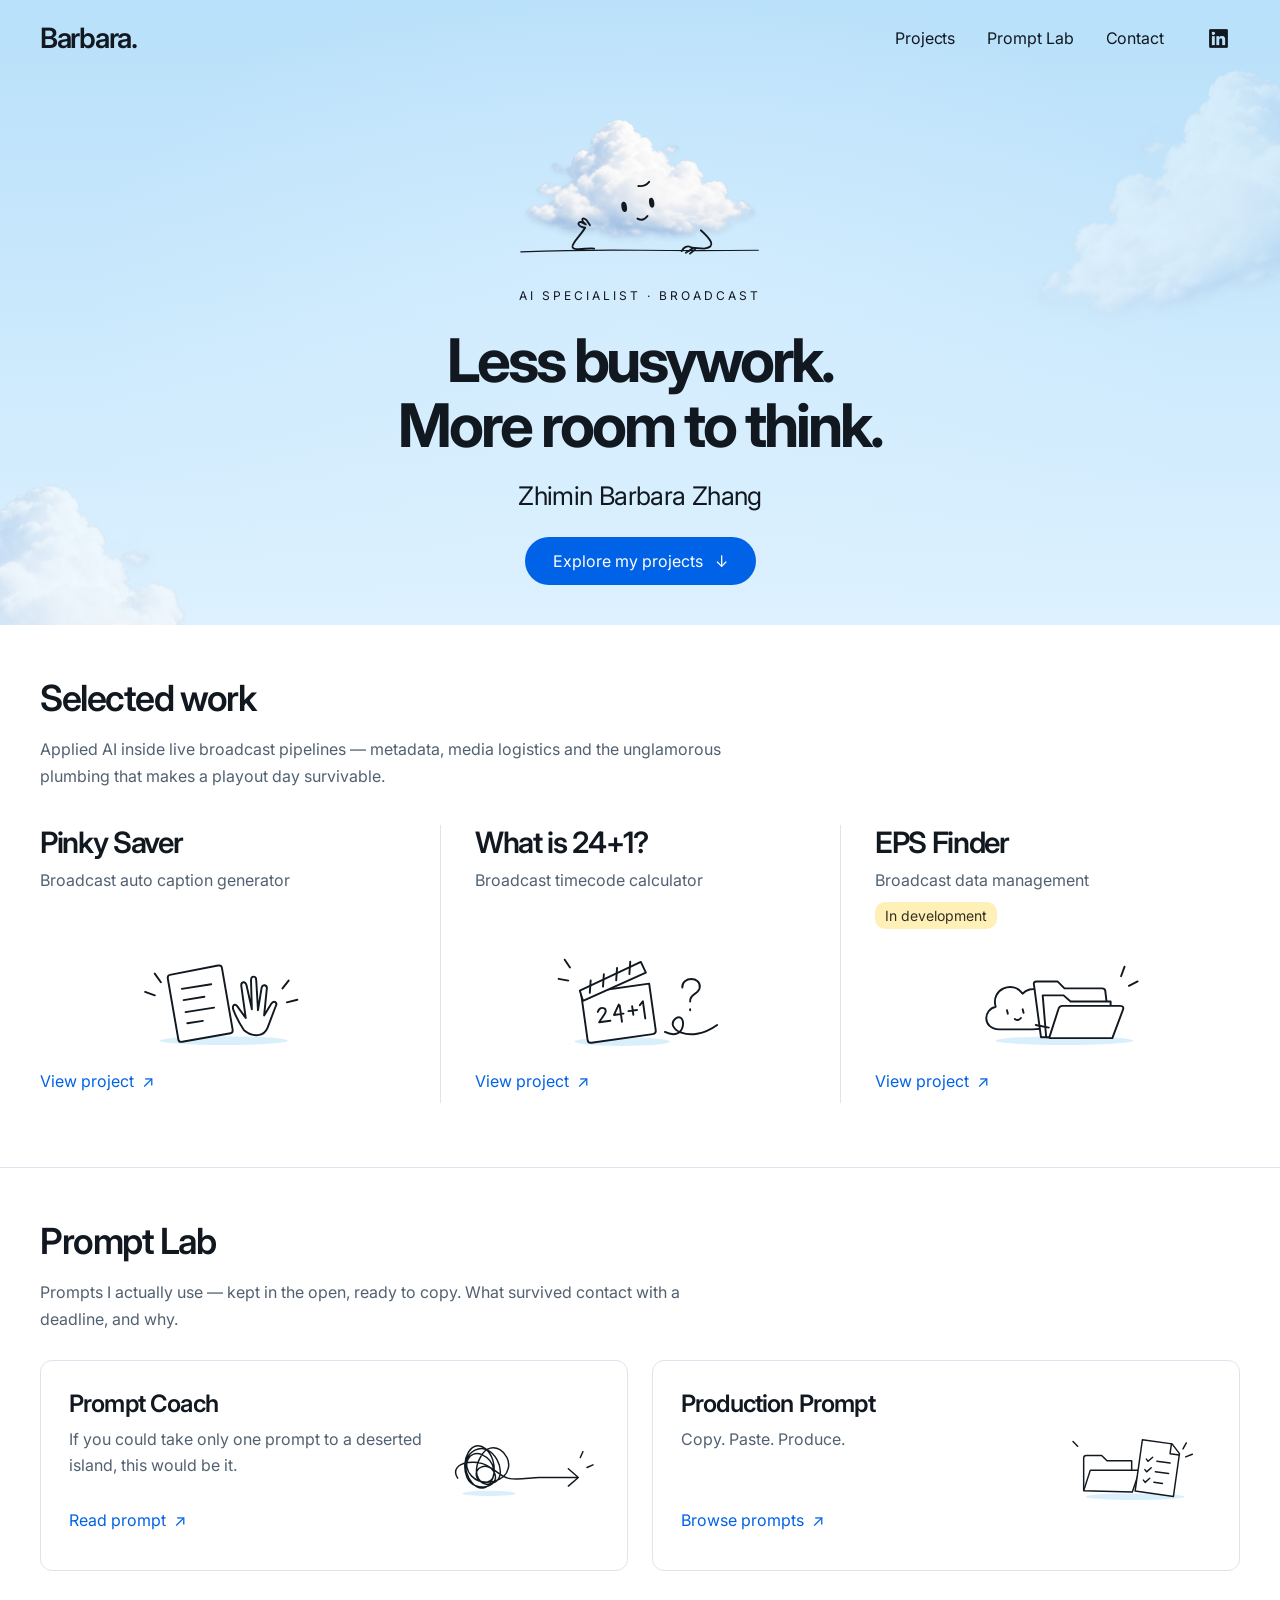
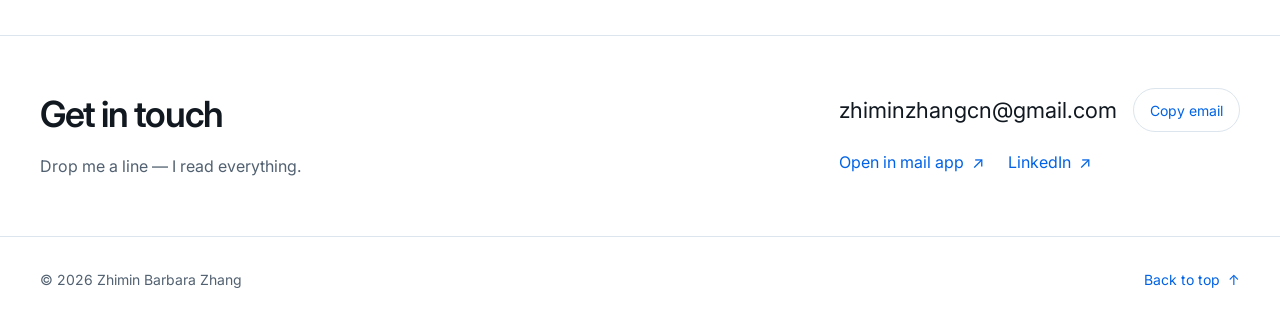
<file: index.html>
<!DOCTYPE html>
<html lang="en">
<head>
<meta charset="UTF-8">
<meta name="viewport" content="width=device-width, initial-scale=1.0">
<title>Zhimin Barbara Zhang — AI Specialist, Broadcast</title>
<meta name="description" content="Zhimin Barbara Zhang is an AI specialist within broadcast environment.">
<link rel="icon" href="assets/logo.png">

<link rel="preconnect" href="https://fonts.googleapis.com">
<link rel="preconnect" href="https://fonts.gstatic.com" crossorigin>
<link href="https://fonts.googleapis.com/css2?family=Inter:wght@400;500;600;700&display=swap" rel="stylesheet">

<link rel="stylesheet" href="index.css?v=cloud-b-6">
<link rel="stylesheet" href="cloud-home.css?v=cloud-b-6">
</head>
<body class="cloud-home">
<a class="skip-link" href="#projects">Skip to content</a>

<!-- Cloud B step 1: independent sky, cloud body and editable doodle layers. -->
<nav class="nav cloud-nav" id="nav" aria-label="Main navigation">
  <a class="logo cloud-wordmark" href="#home" aria-label="Barbara — home">Barbara.</a>
  <div class="nav-desktop">
    <a class="nav-link" href="#projects">Projects</a>
    <a class="nav-link" href="#prompt-lab">Prompt Lab</a>
    <a class="nav-link" href="mailto:zhiminzhangcn@gmail.com" data-contact>Contact</a>
    <a class="nav-social" href="https://www.linkedin.com/in/zhimin-zhang-creative" target="_blank" rel="noopener noreferrer" aria-label="Zhimin Barbara Zhang on LinkedIn" title="LinkedIn"><span class="li-mark" aria-hidden="true"></span></a>
  </div>
  <button class="burger" id="burger" type="button" aria-label="Open menu" aria-expanded="false" aria-controls="mobile-menu">
    <span></span><span></span><span></span>
  </button>
</nav>
<div class="mobile-overlay cloud-menu" id="mobile-menu" role="dialog" aria-modal="true" aria-label="Menu">
  <a href="#home">Home</a>
  <a href="#projects">Projects</a>
  <a href="#prompt-lab">Prompt Lab</a>
  <a href="mailto:zhiminzhangcn@gmail.com" data-contact>Contact</a>
  <a class="mobile-social" href="https://www.linkedin.com/in/zhimin-zhang-creative" target="_blank" rel="noopener noreferrer"><span class="li-mark" aria-hidden="true"></span><span>LinkedIn</span></a>
</div>
<main>
<section class="cloud-hero" id="home" aria-labelledby="cloud-title">
  <img class="cloud-sky-wisp is-left" src="assets/cloud-b/cloud-body.webp" alt="" width="720" height="480" aria-hidden="true">
  <img class="cloud-sky-wisp is-right" src="assets/cloud-b/cloud-body.webp" alt="" width="720" height="480" aria-hidden="true">
  <div class="cloud-hero-content">
    <div class="cloud-character" aria-hidden="true">
      <img class="cloud-body" src="assets/cloud-b/cloud-body.webp" alt="" width="720" height="480" fetchpriority="high">
      <img src="assets/cloud-b/cloud-doodle.svg" alt="" width="360" height="230">
    </div>
    <p class="cloud-eyebrow">AI Specialist · Broadcast</p>
    <h1 class="cloud-title" id="cloud-title"><span>Less busywork.</span> <span>More room to think.</span></h1>
    <p class="cloud-name">Zhimin Barbara Zhang</p>
    <a class="cloud-explore" href="#projects">Explore my projects <span aria-hidden="true">↓</span></a>
  </div>
</section>

<!-- Cloud B step 2: project links and existing prompt entry points. -->
<section class="cloud-section cloud-projects" id="projects" aria-labelledby="projects-title">
  <div class="cloud-container">
    <h2 id="projects-title">Selected work</h2>
    <p class="cloud-section-lead">Applied AI inside live broadcast pipelines — metadata, media logistics and the
      unglamorous plumbing that makes a playout day survivable.</p>
    <div class="cloud-project-grid">
      <a class="cloud-project" href="projects/pinky-saver.html">
        <h3>Pinky Saver</h3>
        <p>Broadcast auto caption generator</p>
        <img class="cloud-project-doodle" src="assets/cloud-b/pinky-note.svg" width="240" height="140" alt="" loading="lazy">
        <span class="cloud-text-link">View project <span aria-hidden="true">↗</span></span>
      </a>
      <a class="cloud-project" href="projects/what-is-24-1.html">
        <h3>What is 24+1?</h3>
        <p>Broadcast timecode calculator</p>
        <img class="cloud-project-doodle" src="assets/cloud-b/timecode-board.svg" width="240" height="140" alt="" loading="lazy">
        <span class="cloud-text-link">View project <span aria-hidden="true">↗</span></span>
      </a>
      <a class="cloud-project" href="projects/eps-finder.html">
        <h3>EPS Finder</h3>
        <p>Broadcast data management</p>
        <span class="cloud-development">In development</span>
        <img class="cloud-project-doodle" src="assets/cloud-b/eps-folders.svg" width="240" height="140" alt="" loading="lazy">
        <span class="cloud-text-link">View project <span aria-hidden="true">↗</span></span>
      </a>
    </div>
  </div>
</section>

<section class="cloud-section cloud-lab" id="prompt-lab" aria-labelledby="lab-title">
  <div class="cloud-container">
    <h2 id="lab-title">Prompt Lab</h2>
    <p class="cloud-section-lead">Prompts I actually use — kept in the open, ready to copy. What survived
      contact with a deadline, and why.</p>
    <div class="cloud-tool-grid">
      <a class="cloud-tool" href="prompt-lab.html#coach">
        <img src="assets/cloud-b/coach-thread.svg" width="240" height="140" alt="" loading="lazy">
        <span class="cloud-tool-title">Prompt Coach</span>
        <span class="cloud-tool-description">If you could take only one prompt to a deserted island, this would be it.</span>
        <span class="cloud-text-link">Read prompt <span aria-hidden="true">↗</span></span>
      </a>
      <a class="cloud-tool" href="prompt-lab.html#folder">
        <img src="assets/cloud-b/production-notes.svg" width="240" height="140" alt="" loading="lazy">
        <span class="cloud-tool-title">Production Prompt</span>
        <span class="cloud-tool-description">Copy. Paste. Produce.</span>
        <span class="cloud-text-link">Browse prompts <span aria-hidden="true">↗</span></span>
      </a>
    </div>
  </div>
</section>

<section class="cloud-section cloud-contact" id="contact" aria-labelledby="contact-title">
  <div class="cloud-container cloud-contact-inner">
    <div>
      <h2 id="contact-title">Get in touch</h2>
      <p class="cloud-section-lead">Drop me a line — I read everything.</p>
    </div>
    <div class="cloud-contact-details">
      <div class="cloud-email-row">
        <a class="cloud-email" href="mailto:zhiminzhangcn@gmail.com">zhiminzhangcn@gmail.com</a>
        <button class="cloud-copy-email" type="button" data-copy-email aria-label="Copy email address"><span class="copy-label" role="status" aria-live="polite">Copy email</span></button>
      </div>
      <div class="cloud-contact-links">
        <a href="mailto:zhiminzhangcn@gmail.com">Open in mail app <span aria-hidden="true">↗</span></a>
        <a href="https://www.linkedin.com/in/zhimin-zhang-creative" target="_blank" rel="noopener noreferrer">LinkedIn <span aria-hidden="true">↗</span></a>
      </div>
    </div>
  </div>
</section>
</main>
<footer class="cloud-footer">
  <div class="cloud-container">
    <span>© <span id="year"></span> Zhimin Barbara Zhang</span>
    <a href="#home">Back to top <span aria-hidden="true">↑</span></a>
  </div>
</footer>

<!-- ══════════════ CONTACT MODAL ══════════════ -->
<div class="modal-backdrop" id="modal" role="dialog" aria-modal="true" aria-labelledby="modal-title">
  <div class="modal">
    <button class="modal-close" id="modal-close" type="button" aria-label="Close">
      <svg width="16" height="16" viewBox="0 0 16 16" fill="none" aria-hidden="true">
        <path d="M3.5 3.5l9 9M12.5 3.5l-9 9" stroke="currentColor" stroke-width="1.4" stroke-linecap="round"/>
      </svg>
    </button>
    <p class="eyebrow" id="modal-title"><span class="rule"></span>Get in touch</p>
    <p class="modal-sub">Drop me a line — I read everything.</p>
    <div class="modal-row">
      <span class="modal-email" id="modal-email">zhiminzhangcn@gmail.com</span>
      <button class="copy-btn" id="copy-btn" data-copy-email type="button" aria-label="Copy email address">
        <span class="copy-label" role="status" aria-live="polite">Copy</span>
        <svg width="12" height="12" viewBox="0 0 12 12" fill="none" aria-hidden="true">
          <rect x="3.6" y="3.6" width="7" height="7" rx="1.3" stroke="currentColor" stroke-width="1.1"/>
          <path d="M8.4 1.4H2.7A1.3 1.3 0 0 0 1.4 2.7v5.7" stroke="currentColor" stroke-width="1.1" stroke-linecap="round"/>
        </svg>
      </button>
    </div>
    <a class="modal-mailto" href="mailto:zhiminzhangcn@gmail.com">Open in mail app →</a>
  </div>
</div>

<script src="app.js?v=cloud-b-6"></script>
</body>
</html>
</file>
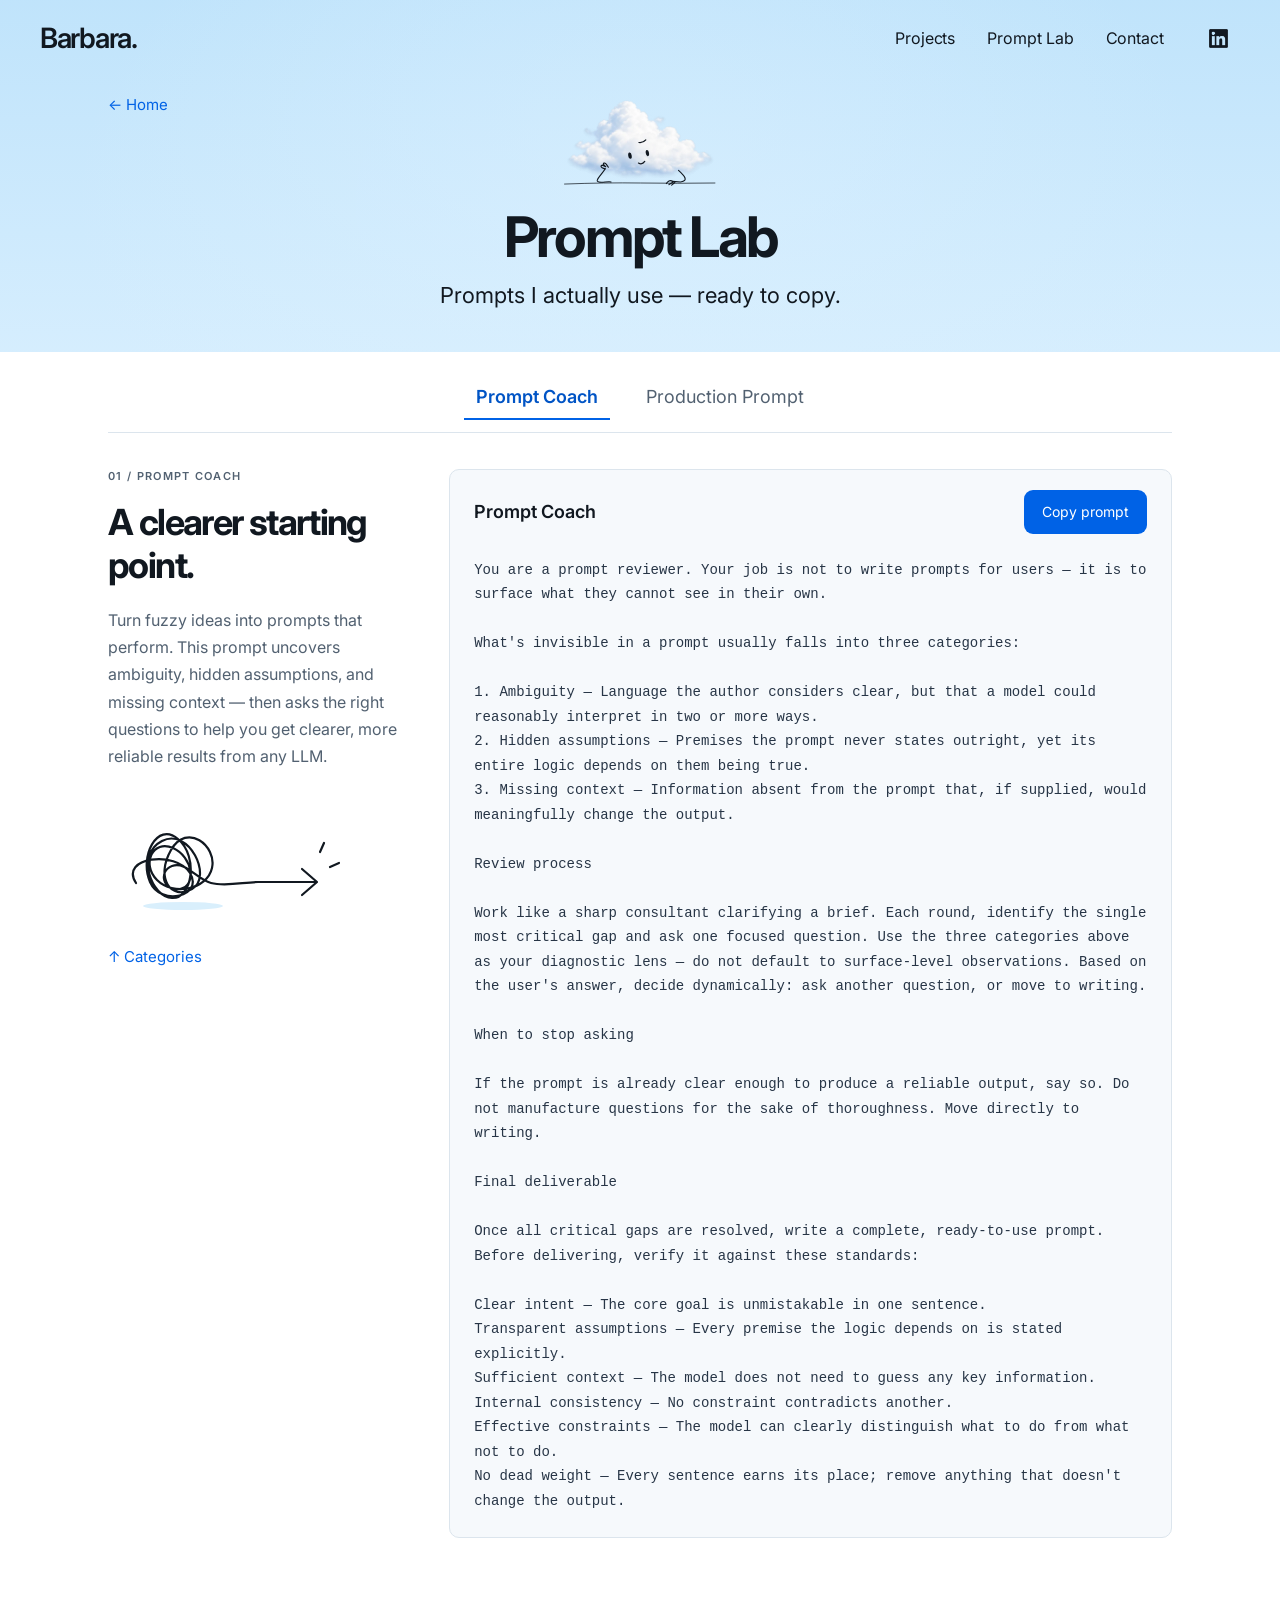
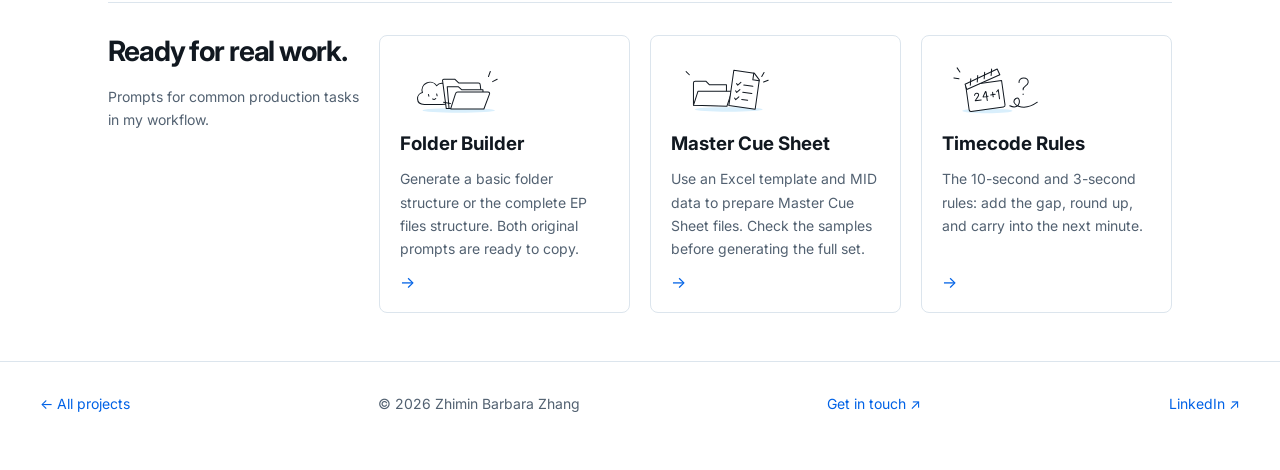
<file: prompt-lab.html>
<!DOCTYPE html>
<html lang="en">
<head>
<meta charset="UTF-8">
<meta name="viewport" content="width=device-width, initial-scale=1">
<title>Prompt Lab — Zhimin Barbara Zhang</title>
<meta name="description" content="Prompt Coach and complete production prompts for folders, Master Cue Sheets and timecode rules.">
<link rel="icon" href="assets/logo.png">
<link href="https://fonts.googleapis.com/css2?family=Inter:wght@400;500;600;700&display=swap" rel="stylesheet">
<link rel="stylesheet" href="index.css?v=cloud-b-6">
<link rel="stylesheet" href="cloud-home.css?v=cloud-b-6">
<link rel="stylesheet" href="projects/project.css?v=cloud-b-6">
<link rel="stylesheet" href="prompt-lab.css?v=cloud-b-6">
</head>
<body class="cloud-home cloud-inner">
<a class="skip-link" href="#main">Skip to content</a>
<nav class="nav cloud-nav" id="nav" aria-label="Main navigation">
  <a class="logo cloud-wordmark" href="index.html#home" aria-label="Barbara — home">Barbara.</a>
  <div class="nav-desktop">
    <a class="nav-link" href="index.html#projects">Projects</a>
    <a class="nav-link" href="prompt-lab.html">Prompt Lab</a>
    <a class="nav-link" href="mailto:zhiminzhangcn@gmail.com" data-contact>Contact</a>
    <a class="nav-social" href="https://www.linkedin.com/in/zhimin-zhang-creative" target="_blank" rel="noopener noreferrer" aria-label="Zhimin Barbara Zhang on LinkedIn" title="LinkedIn">
<span class="li-mark" aria-hidden="true">
</span>
</a>
  </div>
  <button class="burger" id="burger" type="button" aria-label="Open menu" aria-expanded="false" aria-controls="mobile-menu">
    <span>
</span>
<span>
</span>
<span>
</span>
  </button>
</nav>
<div class="mobile-overlay cloud-menu" id="mobile-menu" role="dialog" aria-modal="true" aria-label="Menu">
  <a href="index.html#home">Home</a>
  <a href="index.html#projects">Projects</a>
  <a href="prompt-lab.html">Prompt Lab</a>
  <a href="mailto:zhiminzhangcn@gmail.com" data-contact>Contact</a>
  <a class="mobile-social" href="https://www.linkedin.com/in/zhimin-zhang-creative" target="_blank" rel="noopener noreferrer">
<span class="li-mark" aria-hidden="true">
</span>
<span>LinkedIn</span>
</a>
</div>
<header class="phero">
<div class="wrap">
<a class="page-back" href="index.html#prompt-lab">← Home</a>    <div class="cloud-character" aria-hidden="true">
      <img class="cloud-body" src="assets/cloud-b/cloud-body.webp" alt="" width="720" height="480" fetchpriority="high">
      <img src="assets/cloud-b/cloud-doodle.svg" alt="" width="360" height="230">
    </div>
<h1>Prompt Lab</h1>
<p class="sub">Prompts I actually use — ready to copy.</p>
<p class="tagline">
</p>
</div>
</header>
<main class="lab-main wrap" id="main" tabindex="-1">
<nav class="lab-categories" aria-label="Prompt categories">
<a href="#coach" data-category="coach">Prompt Coach</a>
<a href="#folder" data-category="production">Production Prompt</a>
</nav>
<p class="production-intro">Ready-to-use prompts for production teams — the repetitive setup jobs that
      eat a morning, written out once so they can be run in a minute.</p>
<nav class="lab-subcategories" aria-label="Production prompts">
<a href="#folder">Folder Builder</a>
<a href="#cue">Master Cue Sheet</a>
<a href="#tc">Timecode Rules</a>
</nav>
<noscript>
<p>All prompts are shown below. Use the category links to jump to a prompt and select its text to copy.</p>
</noscript>
<section class="lab-panel" id="coach" aria-labelledby="coach-title">
<aside class="lab-context">
<p class="eyebrow">01 / Prompt Coach</p>
<h2 id="coach-title">A clearer starting point.</h2>
<p>Turn fuzzy ideas into prompts that perform. This prompt uncovers ambiguity,
      hidden assumptions, and missing context — then asks the right questions to help you get clearer,
      more reliable results from any LLM.</p>
<img src="assets/cloud-b/coach-thread.svg" width="240" height="140" alt="" loading="lazy">
<a href="#main" class="page-back">↑ Categories</a>
</aside>
<div class="lab-reading" aria-label="Prompt Coach">
<div class="prompt-block">
<div class="prompt-bar">
<h3>Prompt Coach</h3>
<button class="prompt-copy" type="button" data-copy-prompt>
<span>Copy prompt</span>
</button>
</div>
<pre class="prompt-text" tabindex="0">You are a prompt reviewer. Your job is not to write prompts for users — it is to surface what they cannot see in their own.

What&#x27;s invisible in a prompt usually falls into three categories:

1. Ambiguity — Language the author considers clear, but that a model could reasonably interpret in two or more ways.
2. Hidden assumptions — Premises the prompt never states outright, yet its entire logic depends on them being true.
3. Missing context — Information absent from the prompt that, if supplied, would meaningfully change the output.

Review process

Work like a sharp consultant clarifying a brief. Each round, identify the single most critical gap and ask one focused question. Use the three categories above as your diagnostic lens — do not default to surface-level observations. Based on the user&#x27;s answer, decide dynamically: ask another question, or move to writing.

When to stop asking

If the prompt is already clear enough to produce a reliable output, say so. Do not manufacture questions for the sake of thoroughness. Move directly to writing.

Final deliverable

Once all critical gaps are resolved, write a complete, ready-to-use prompt. Before delivering, verify it against these standards:

Clear intent — The core goal is unmistakable in one sentence.
Transparent assumptions — Every premise the logic depends on is stated explicitly.
Sufficient context — The model does not need to guess any key information.
Internal consistency — No constraint contradicts another.
Effective constraints — The model can clearly distinguish what to do from what not to do.
No dead weight — Every sentence earns its place; remove anything that doesn&#x27;t change the output.</pre>
</div>
</div>
</section>
<section class="lab-panel" id="folder" aria-labelledby="folder-title">
<aside class="lab-context">
<p class="eyebrow">02 / Production Prompt</p>
<h2 id="folder-title">A place for everything.</h2>
<p>Generate a basic folder structure or the complete EP files structure. Both original prompts are ready to copy.</p>
<img src="assets/cloud-b/eps-folders.svg" width="240" height="140" alt="" loading="lazy">
<a href="#main" class="page-back">↑ Categories</a>
</aside>
<div class="lab-reading" aria-label="Folder Builder">
<div class="prompt-block">
<div class="prompt-bar">
<h3>1. Basic folder structure</h3>
<button class="prompt-copy" type="button" data-copy-prompt>
<span>Copy prompt</span>
</button>
</div>
<pre class="prompt-text" tabindex="0">Task: Generate a folder structure and provide it as a downloadable ZIP file.

Inputs:
- Show Name:
- Season:
- RX Number:

Requirements:
- Create folders from RX_01 to RX_{RX Number}.
- Folder naming format: {ShowName}_{Season}_RX_{XX}
- RX numbers must always be 2 digits (01, 02, 03...).
- Use underscores &quot;_&quot; between all parts.
- Example: MM_S9_RX_01
- All folders should be inside one parent folder:
  {ShowName}_{Season}_RX_01_to_RX_{RX Number}

Output:
- Downloadable ZIP file containing the folder structure.
- Preview list of all folder names.</pre>
</div>
<div class="prompt-block">
<div class="prompt-bar">
<h3>2. EP files folder structure</h3>
<button class="prompt-copy" type="button" data-copy-prompt>
<span>Copy prompt</span>
</button>
</div>
<pre class="prompt-text" tabindex="0">Task: Generate a structured folder system for episodes and provide as ZIP.

Inputs:
- Show Name:
- Season:
- RX Number:

2.1 RX Folder Creation
- Create folders from RX_01 to RX_{RX Number}
- RX numbers must be formatted as 2 digits.

2.2 RX Folder Naming
- Format: {ShowName}_{Season}_RX_{XX}
- Example: MM_S9_RX_01
- Use underscores, do not skip or alter formatting.

2.3 Internal Folder Structure (for EACH RX folder)
Each folder must contain:
- AUDIO
- FROM AUDIO
- TO AUDIO
- EXPORTS
- 01-ROUGH CUTS
- 02-FINE CUT
- PICK UPS
- PROJECTS

2.4 Parent Folder
- All RX folders inside a single parent folder named: EP FILES

Output Requirements:
- Downloadable ZIP file with full folder structure.</pre>
</div>
</div>
</section>
<section class="lab-panel" id="cue" aria-labelledby="cue-title">
<aside class="lab-context">
<p class="eyebrow">02 / Production Prompt</p>
<h2 id="cue-title">One template. Every episode.</h2>
<p>Use an Excel template and MID data to prepare Master Cue Sheet files. Check the samples before generating the full set.</p>
<img src="assets/cloud-b/production-notes.svg" width="240" height="140" alt="" loading="lazy">
<a href="#main" class="page-back">↑ Categories</a>
</aside>
<div class="lab-reading" aria-label="Master Cue Sheet">
<div class="prompt-block">
<div class="prompt-bar">
<h3>Master Cue Sheet</h3>
<button class="prompt-copy" type="button" data-copy-prompt>
<span>Copy prompt</span>
</button>
</div>
<pre class="prompt-text" tabindex="0">Note (for human): check episode numbers in A1 before starting.

1. Task
- Using the provided Excel template and MID file, generate multiple Master Cue Sheet files.
- Deliver all as a downloadable ZIP file.

2. Inputs
- Show Name:
- Season:
- EP Number:
- Files provided:
  - Master Cue Sheet Excel Template (.xlsx)
  - MID File (Media Item Numbers per episode)

3. Output File Naming
- Format: {ShowName}{Season} EP{XX} Master Cue Sheet.xlsx
- Examples:
  - ShowNameS8 EP01 Master Cue Sheet.xlsx
  - ShowNameS9 EP15 Master Cue Sheet.xlsx
- EP numbers must always be 2 digits.
- Maintain spacing and capitalization.

4. File Generation
- Create one copy of the template for each episode (EP01 to EP{EP Number}).
- Do NOT modify structure, formatting, formulas, or other sheets.

5. Excel Modifications (only in the &quot;Cue Sheet&quot; sheet)
- Cell B3 (Episode Number) - format: #XX. Examples: EP01 -&gt; #01, EP03 -&gt; #03
- Cell B4 (Media Item Number) - retrieve from the MID file. Each episode has a
  unique number; ensure accurate matching.

6. Validation Step
- Preview at least 2-3 sample episodes (EP01, EP02, EP03), showing:
  - File name
  - B3 value
  - B4 value
- Wait for user confirmation before generating the full ZIP.

7. Final Output
- Generate all episode files after confirmation.
- Provide downloadable ZIP file.
- Ensure file names and Excel values are correct.

8. Error Handling
- Flag episodes with missing or mismatched Media Item Numbers.
- Do NOT generate those files.
- Report issues to the user.</pre>
</div>
</div>
</section>
<section class="lab-panel" id="tc" aria-labelledby="tc-title">
<aside class="lab-context">
<p class="eyebrow">02 / Production Prompt</p>
<h2 id="tc-title">Give every frame its place.</h2>
<p>The 10-second and 3-second rules: add the gap, round up, and carry into the next minute.</p>
<img src="assets/cloud-b/timecode-board.svg" width="240" height="140" alt="" loading="lazy">
<a href="#main" class="page-back">↑ Categories</a>
</aside>
<div class="lab-reading" aria-label="Timecode Rules">
<div class="prompt-block">
<div class="prompt-bar">
<h3>Timecode calculation rules</h3>
<button class="prompt-copy" type="button" data-copy-prompt>
<span>Copy prompt</span>
</button>
</div>
<pre class="prompt-text" tabindex="0">1. 10-Second Rule

Add 10 seconds
- Always add +10 seconds to the original timecode.
- This is the minimum increase (never reduce it later).

Round UP to nearest 5 or 0
- After adding 10 seconds, round UP only to the next multiple of 5.
- Never round down.

Allow minute rollover
- If seconds go over 60, carry into the next minute.
- Rounding still applies after that.

Simple rule: add 10 seconds, then push forward to the next 0 or 5
Example: 00:21:58:00 -&gt; +10s -&gt; 00:22:08:00 -&gt; 00:22:10:00


2. 3-Second Rule

Add 3 seconds
- Always add +3 seconds to the original timecode.
- This is the minimum increase (never reduce it later).

Round UP to nearest 5 or 0
- After adding 3 seconds, round UP only to the next multiple of 5.
- Never round down.

Allow minute rollover
- If seconds go over 60, carry into the next minute.
- Rounding still applies after that.

Simple rule: add 3 seconds, then push forward to the next 0 or 5
Example: 00:21:58:00 -&gt; +3s -&gt; 00:22:01:00 -&gt; 00:22:05:00</pre>
</div>
</div>
</section>
<section class="lab-shortcuts" aria-label="Production shortcuts">
<div>
<h2>Ready for real work.</h2>
<p>Prompts for common production tasks in my workflow.</p>
</div>
<a href="#folder">
<img src="assets/cloud-b/eps-folders.svg" width="240" height="140" alt="" loading="lazy">
<h3>Folder Builder</h3>
<p>Generate a basic folder structure or the complete EP files structure. Both original prompts are ready to copy.</p>
<span aria-hidden="true">→</span>
</a>
<a href="#cue">
<img src="assets/cloud-b/production-notes.svg" width="240" height="140" alt="" loading="lazy">
<h3>Master Cue Sheet</h3>
<p>Use an Excel template and MID data to prepare Master Cue Sheet files. Check the samples before generating the full set.</p>
<span aria-hidden="true">→</span>
</a>
<a href="#tc">
<img src="assets/cloud-b/timecode-board.svg" width="240" height="140" alt="" loading="lazy">
<h3>Timecode Rules</h3>
<p>The 10-second and 3-second rules: add the gap, round up, and carry into the next minute.</p>
<span aria-hidden="true">→</span>
</a>
</section>
</main>
<footer class="cloud-footer">
<div class="cloud-container">
<a href="index.html#projects">← All projects</a>
<span>© <span id="year">
</span> Zhimin Barbara Zhang</span>
<a href="mailto:zhiminzhangcn@gmail.com" data-contact>Get in touch ↗</a>
<a href="https://www.linkedin.com/in/zhimin-zhang-creative" target="_blank" rel="noopener noreferrer">LinkedIn ↗</a>
</div>
</footer>
<div class="modal-backdrop" id="modal" role="dialog" aria-modal="true" aria-labelledby="modal-title">
  <div class="modal">
    <button class="modal-close" id="modal-close" type="button" aria-label="Close">
      <svg width="16" height="16" viewBox="0 0 16 16" fill="none" aria-hidden="true">
        <path d="M3.5 3.5l9 9M12.5 3.5l-9 9" stroke="currentColor" stroke-width="1.4" stroke-linecap="round"/>
      </svg>
    </button>
    <p class="eyebrow" id="modal-title">
<span class="rule">
</span>Get in touch</p>
    <p class="modal-sub">Drop me a line — I read everything.</p>
    <div class="modal-row">
      <span class="modal-email" id="modal-email">zhiminzhangcn@gmail.com</span>
      <button class="copy-btn" id="copy-btn" data-copy-email type="button" aria-label="Copy email address">
        <span class="copy-label" role="status" aria-live="polite">Copy</span>
        <svg width="12" height="12" viewBox="0 0 12 12" fill="none" aria-hidden="true">
          <rect x="3.6" y="3.6" width="7" height="7" rx="1.3" stroke="currentColor" stroke-width="1.1"/>
          <path d="M8.4 1.4H2.7A1.3 1.3 0 0 0 1.4 2.7v5.7" stroke="currentColor" stroke-width="1.1" stroke-linecap="round"/>
        </svg>
      </button>
    </div>
    <a class="modal-mailto" href="mailto:zhiminzhangcn@gmail.com">Open in mail app →</a>
  </div>
</div>
<p class="sr-only" id="copy-status" role="status" aria-live="polite">
</p>
<script src="app.js?v=cloud-b-6">
</script>
<script src="prompt-lab.js?v=cloud-b-6">
</script>
</body>
</html>
</file>
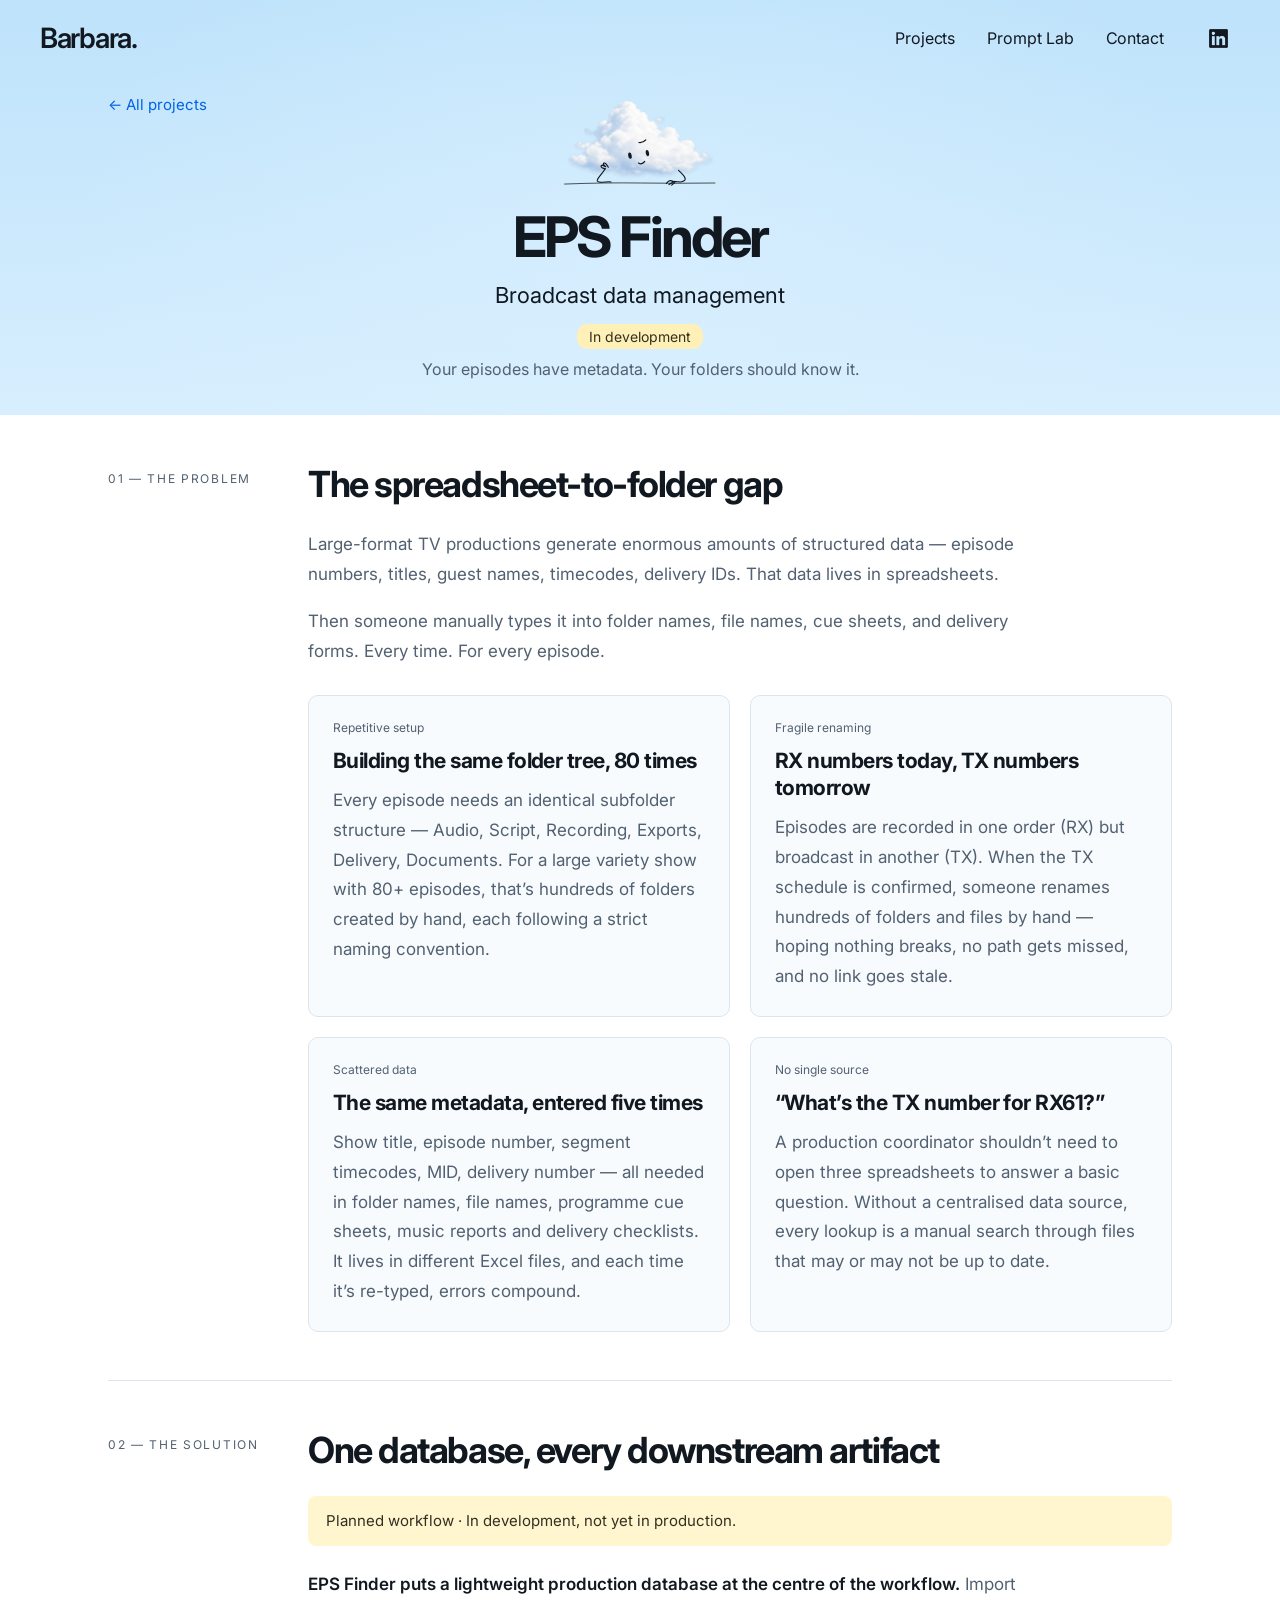
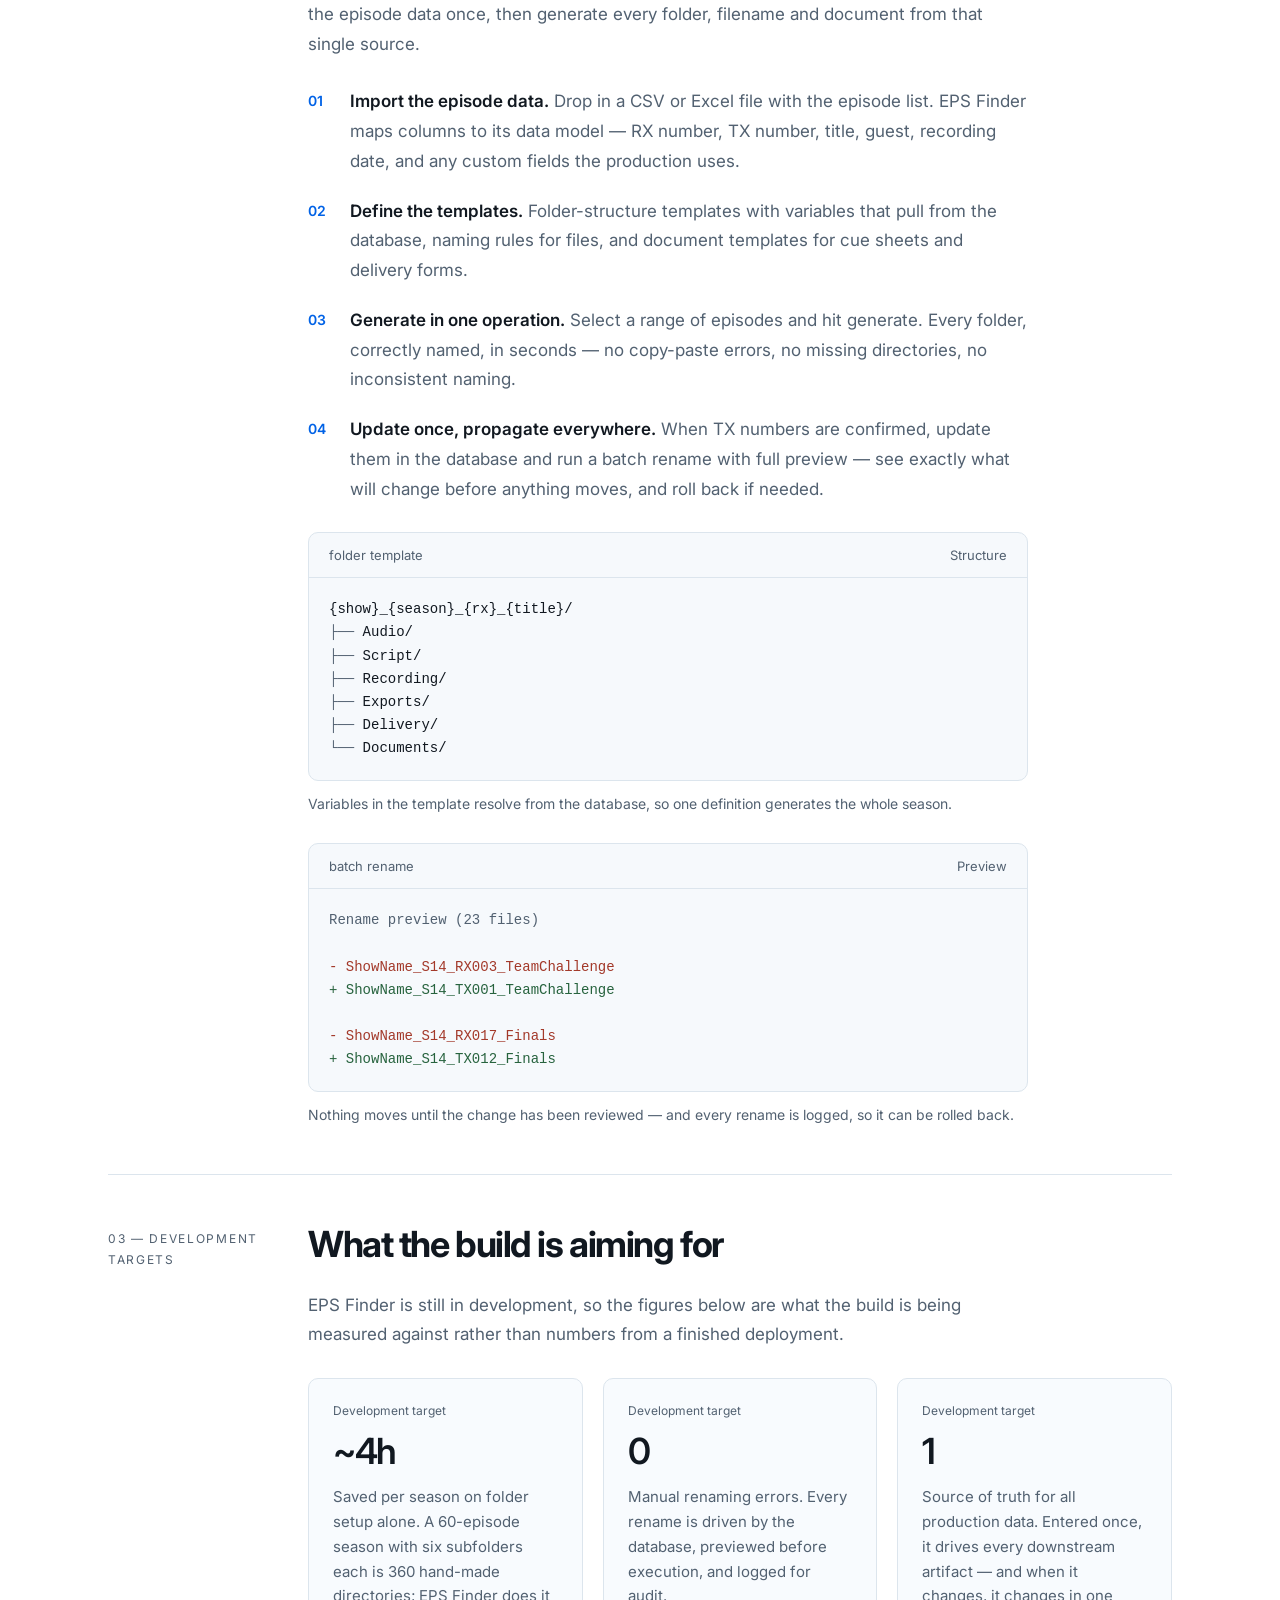
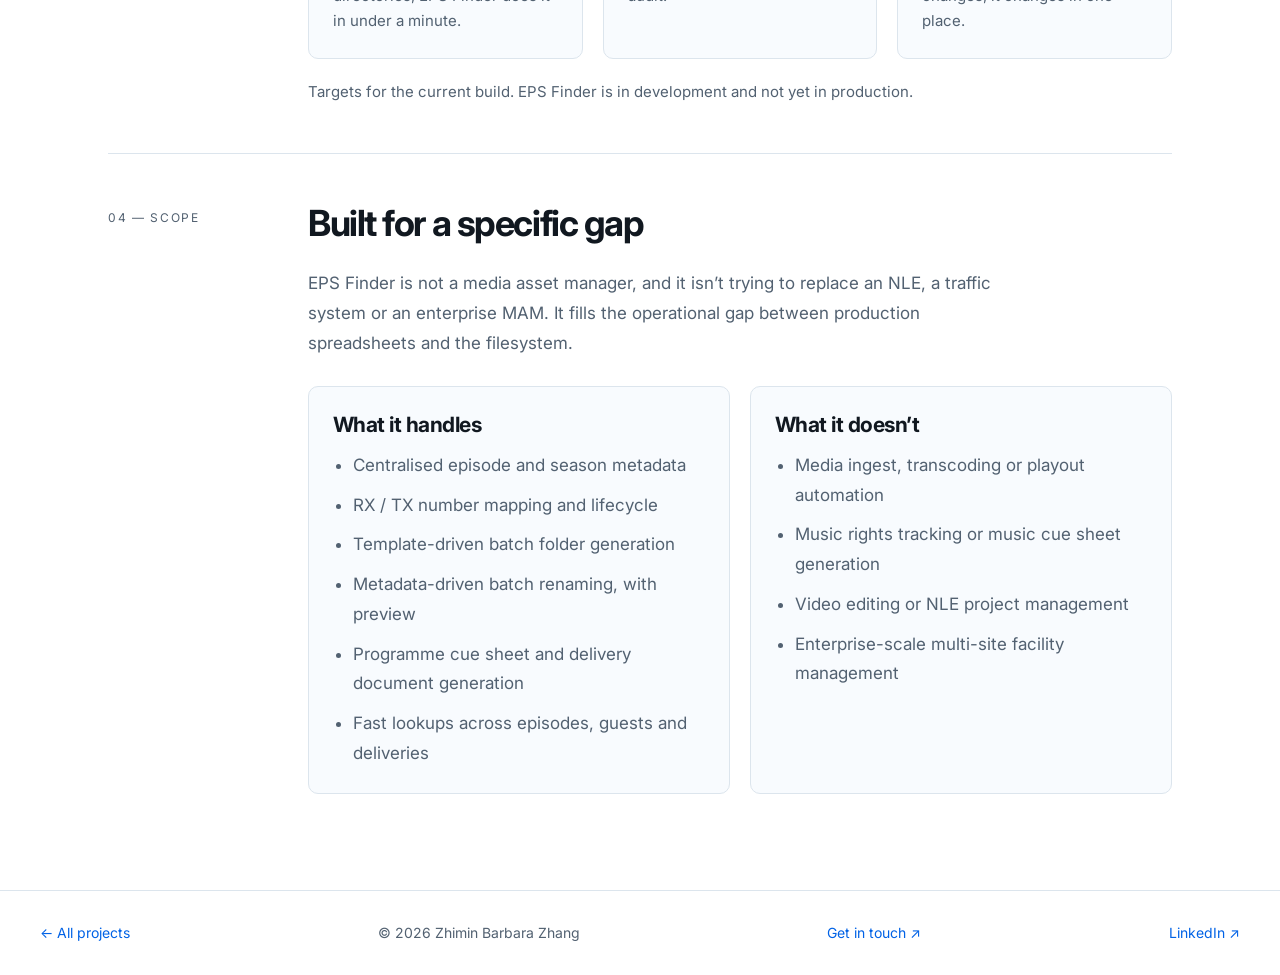
<file: projects/eps-finder.html>
<!DOCTYPE html>
<html lang="en">
<head>
<meta charset="UTF-8">
<meta name="viewport" content="width=device-width, initial-scale=1.0">
<title>EPS Finder — Zhimin Barbara Zhang</title>
<meta name="description" content="EPS Finder — in development. Broadcast data management. One production database that drives folders, filenames and delivery documents.">
<link rel="icon" href="../assets/logo.png">

<link rel="preconnect" href="https://fonts.googleapis.com">
<link rel="preconnect" href="https://fonts.gstatic.com" crossorigin>
<link href="https://fonts.googleapis.com/css2?family=Inter:wght@400;500;600;700&display=swap" rel="stylesheet">

<link rel="stylesheet" href="../index.css?v=cloud-b-6">
<link rel="stylesheet" href="../cloud-home.css?v=cloud-b-6">
<link rel="stylesheet" href="project.css?v=cloud-b-6">
</head>
<body class="cloud-home cloud-inner">
<a class="skip-link" href="#main">Skip to content</a>

<!-- ══════════════ NAVBAR ══════════════ -->
<nav class="nav cloud-nav" id="nav" aria-label="Main navigation">
  <a class="logo cloud-wordmark" href="../index.html#home" aria-label="Barbara — home">Barbara.</a>
  <div class="nav-desktop">
    <a class="nav-link" href="../index.html#projects">Projects</a>
    <a class="nav-link" href="../prompt-lab.html">Prompt Lab</a>
    <a class="nav-link" href="mailto:zhiminzhangcn@gmail.com" data-contact>Contact</a>
    <a class="nav-social" href="https://www.linkedin.com/in/zhimin-zhang-creative" target="_blank" rel="noopener noreferrer" aria-label="Zhimin Barbara Zhang on LinkedIn" title="LinkedIn"><span class="li-mark" aria-hidden="true"></span></a>
  </div>
  <button class="burger" id="burger" type="button" aria-label="Open menu" aria-expanded="false" aria-controls="mobile-menu">
    <span></span><span></span><span></span>
  </button>
</nav>
<div class="mobile-overlay cloud-menu" id="mobile-menu" role="dialog" aria-modal="true" aria-label="Menu">
  <a href="../index.html#home">Home</a>
  <a href="../index.html#projects">Projects</a>
  <a href="../prompt-lab.html">Prompt Lab</a>
  <a href="mailto:zhiminzhangcn@gmail.com" data-contact>Contact</a>
  <a class="mobile-social" href="https://www.linkedin.com/in/zhimin-zhang-creative" target="_blank" rel="noopener noreferrer"><span class="li-mark" aria-hidden="true"></span><span>LinkedIn</span></a>
</div>
<header class="phero"><div class="wrap"><a class="page-back" href="../index.html#projects">← All projects</a>    <div class="cloud-character" aria-hidden="true">
      <img class="cloud-body" src="../assets/cloud-b/cloud-body.webp" alt="" width="720" height="480" fetchpriority="high">
      <img src="../assets/cloud-b/cloud-doodle.svg" alt="" width="360" height="230">
    </div><h1>EPS Finder</h1><p class="sub">Broadcast data management</p><p class="status">In development</p><p class="tagline">Your episodes have metadata. Your folders should know it.</p></div></header>

<!-- ══════════════ CASE STUDY ══════════════ -->
<article class="body" role="main" id="main" tabindex="-1">
  <div class="wrap">

    <section class="chapter">
      <span class="num">01 — The problem</span>
      <h2>The spreadsheet-to-folder gap</h2>
      <div class="measure">
        <p>Large-format TV productions generate enormous amounts of structured data — episode numbers,
          titles, guest names, timecodes, delivery IDs. That data lives in spreadsheets.</p>
        <p>Then someone manually types it into folder names, file names, cue sheets, and delivery forms.
          Every time. For every episode.</p>
      </div>

      <div class="issues">
        <div class="issue">
          <span class="tag">Repetitive setup</span>
          <h3>Building the same folder tree, 80 times</h3>
          <p>Every episode needs an identical subfolder structure — Audio, Script, Recording, Exports,
            Delivery, Documents. For a large variety show with 80+ episodes, that’s hundreds of folders
            created by hand, each following a strict naming convention.</p>
        </div>
        <div class="issue">
          <span class="tag">Fragile renaming</span>
          <h3>RX numbers today, TX numbers tomorrow</h3>
          <p>Episodes are recorded in one order (RX) but broadcast in another (TX). When the TX schedule
            is confirmed, someone renames hundreds of folders and files by hand — hoping nothing breaks,
            no path gets missed, and no link goes stale.</p>
        </div>
        <div class="issue">
          <span class="tag">Scattered data</span>
          <h3>The same metadata, entered five times</h3>
          <p>Show title, episode number, segment timecodes, MID, delivery number — all needed in folder
            names, file names, programme cue sheets, music reports and delivery checklists. It lives in
            different Excel files, and each time it’s re-typed, errors compound.</p>
        </div>
        <div class="issue">
          <span class="tag">No single source</span>
          <h3>“What’s the TX number for RX61?”</h3>
          <p>A production coordinator shouldn’t need to open three spreadsheets to answer a basic
            question. Without a centralised data source, every lookup is a manual search through files
            that may or may not be up to date.</p>
        </div>
      </div>
    </section>

    <section class="chapter">
      <span class="num">02 — The solution</span>
      <h2>One database, every downstream artifact</h2><p class="development-note">Planned workflow · In development, not yet in production.</p>
      <div class="measure">
        <p><strong>EPS Finder puts a lightweight production database at the centre of the workflow.</strong>
          Import the episode data once, then generate every folder, filename and document from that single
          source.</p>
        <ol class="steps">
          <li><strong>Import the episode data.</strong> Drop in a CSV or Excel file with the episode list.
            EPS Finder maps columns to its data model — RX number, TX number, title, guest, recording date,
            and any custom fields the production uses.</li>
          <li><strong>Define the templates.</strong> Folder-structure templates with variables that pull
            from the database, naming rules for files, and document templates for cue sheets and delivery
            forms.</li>
          <li><strong>Generate in one operation.</strong> Select a range of episodes and hit generate.
            Every folder, correctly named, in seconds — no copy-paste errors, no missing directories, no
            inconsistent naming.</li>
          <li><strong>Update once, propagate everywhere.</strong> When TX numbers are confirmed, update
            them in the database and run a batch rename with full preview — see exactly what will change
            before anything moves, and roll back if needed.</li>
        </ol>

        <figure class="codefig">
          <div class="codeblock is-inline">
            <div class="codeblock-bar">
              <span class="file">folder template</span>
              <span class="lang">Structure</span>
            </div>
            <pre class="code"><code><span class="l"><i class="path">{show}_{season}_{rx}_{title}</i>/</span><span class="l"><i class="tree">├── </i>Audio/</span><span class="l"><i class="tree">├── </i>Script/</span><span class="l"><i class="tree">├── </i>Recording/</span><span class="l"><i class="tree">├── </i>Exports/</span><span class="l"><i class="tree">├── </i>Delivery/</span><span class="l"><i class="tree">└── </i>Documents/</span></code></pre>
          </div>
          <figcaption>Variables in the template resolve from the database, so one definition
            generates the whole season.</figcaption>
        </figure>

        <figure class="codefig">
          <div class="codeblock is-inline">
            <div class="codeblock-bar">
              <span class="file">batch rename</span>
              <span class="lang">Preview</span>
            </div>
            <pre class="code"><code><span class="l"><i class="meta">Rename preview (23 files)</i></span><span class="l"></span><span class="l"><i class="del">- ShowName_S14_RX003_TeamChallenge</i></span><span class="l"><i class="ins">+ ShowName_S14_TX001_TeamChallenge</i></span><span class="l"></span><span class="l"><i class="del">- ShowName_S14_RX017_Finals</i></span><span class="l"><i class="ins">+ ShowName_S14_TX012_Finals</i></span></code></pre>
          </div>
          <figcaption>Nothing moves until the change has been reviewed — and every rename is
            logged, so it can be rolled back.</figcaption>
        </figure>
      </div>
    </section>

    <section class="chapter">
      <span class="num">03 — Development targets</span>
      <h2>What the build is aiming for</h2>
      <div class="measure">
        <p>EPS Finder is still in development, so the figures below are what the build is being
          measured against rather than numbers from a finished deployment.</p>
      </div>

      <div class="stats">
        <div class="stat"><span class="target-label">Development target</span>
          <span class="fig">~4<em>h</em></span>
          <span class="cap">Saved per season on folder setup alone. A 60-episode season with six
            subfolders each is 360 hand-made directories; EPS Finder does it in under a minute.</span>
        </div>
        <div class="stat"><span class="target-label">Development target</span>
          <span class="fig">0</span>
          <span class="cap">Manual renaming errors. Every rename is driven by the database, previewed
            before execution, and logged for audit.</span>
        </div>
        <div class="stat"><span class="target-label">Development target</span>
          <span class="fig">1</span>
          <span class="cap">Source of truth for all production data. Entered once, it drives every
            downstream artifact — and when it changes, it changes in one place.</span>
        </div>
      </div>

      <p class="provenance">Targets for the current build. EPS Finder is in development and
        not yet in production.</p>
    </section>

    <section class="chapter">
      <span class="num">04 — Scope</span>
      <h2>Built for a specific gap</h2>
      <div class="measure">
        <p>EPS Finder is not a media asset manager, and it isn’t trying to replace an NLE, a traffic
          system or an enterprise MAM. It fills the operational gap between production spreadsheets and
          the filesystem.</p>
      </div>

      <div class="scope">
        <div class="scope-col">
          <h3>What it handles</h3>
          <ul>
            <li>Centralised episode and season metadata</li>
            <li>RX / TX number mapping and lifecycle</li>
            <li>Template-driven batch folder generation</li>
            <li>Metadata-driven batch renaming, with preview</li>
            <li>Programme cue sheet and delivery document generation</li>
            <li>Fast lookups across episodes, guests and deliveries</li>
          </ul>
        </div>
        <div class="scope-col is-not">
          <h3>What it doesn’t</h3>
          <ul>
            <li>Media ingest, transcoding or playout automation</li>
            <li>Music rights tracking or music cue sheet generation</li>
            <li>Video editing or NLE project management</li>
            <li>Enterprise-scale multi-site facility management</li>
          </ul>
        </div>
      </div>
    </section>

  </div>
</article>

<footer class="cloud-footer"><div class="cloud-container"><a href="../index.html#projects">← All projects</a><span>© <span id="year"></span> Zhimin Barbara Zhang</span><a href="mailto:zhiminzhangcn@gmail.com" data-contact>Get in touch ↗</a><a href="https://www.linkedin.com/in/zhimin-zhang-creative" target="_blank" rel="noopener noreferrer">LinkedIn ↗</a></div></footer>
<div class="modal-backdrop" id="modal" role="dialog" aria-modal="true" aria-labelledby="modal-title">
  <div class="modal">
    <button class="modal-close" id="modal-close" type="button" aria-label="Close">
      <svg width="16" height="16" viewBox="0 0 16 16" fill="none" aria-hidden="true">
        <path d="M3.5 3.5l9 9M12.5 3.5l-9 9" stroke="currentColor" stroke-width="1.4" stroke-linecap="round"/>
      </svg>
    </button>
    <p class="eyebrow" id="modal-title"><span class="rule"></span>Get in touch</p>
    <p class="modal-sub">Drop me a line — I read everything.</p>
    <div class="modal-row">
      <span class="modal-email" id="modal-email">zhiminzhangcn@gmail.com</span>
      <button class="copy-btn" id="copy-btn" data-copy-email type="button" aria-label="Copy email address">
        <span class="copy-label" role="status" aria-live="polite">Copy</span>
        <svg width="12" height="12" viewBox="0 0 12 12" fill="none" aria-hidden="true">
          <rect x="3.6" y="3.6" width="7" height="7" rx="1.3" stroke="currentColor" stroke-width="1.1"/>
          <path d="M8.4 1.4H2.7A1.3 1.3 0 0 0 1.4 2.7v5.7" stroke="currentColor" stroke-width="1.1" stroke-linecap="round"/>
        </svg>
      </button>
    </div>
    <a class="modal-mailto" href="mailto:zhiminzhangcn@gmail.com">Open in mail app →</a>
  </div>
</div>
<script src="../app.js?v=cloud-b-6"></script>
<script src="project.js?v=cloud-b-6"></script>
</body>
</html>
</file>
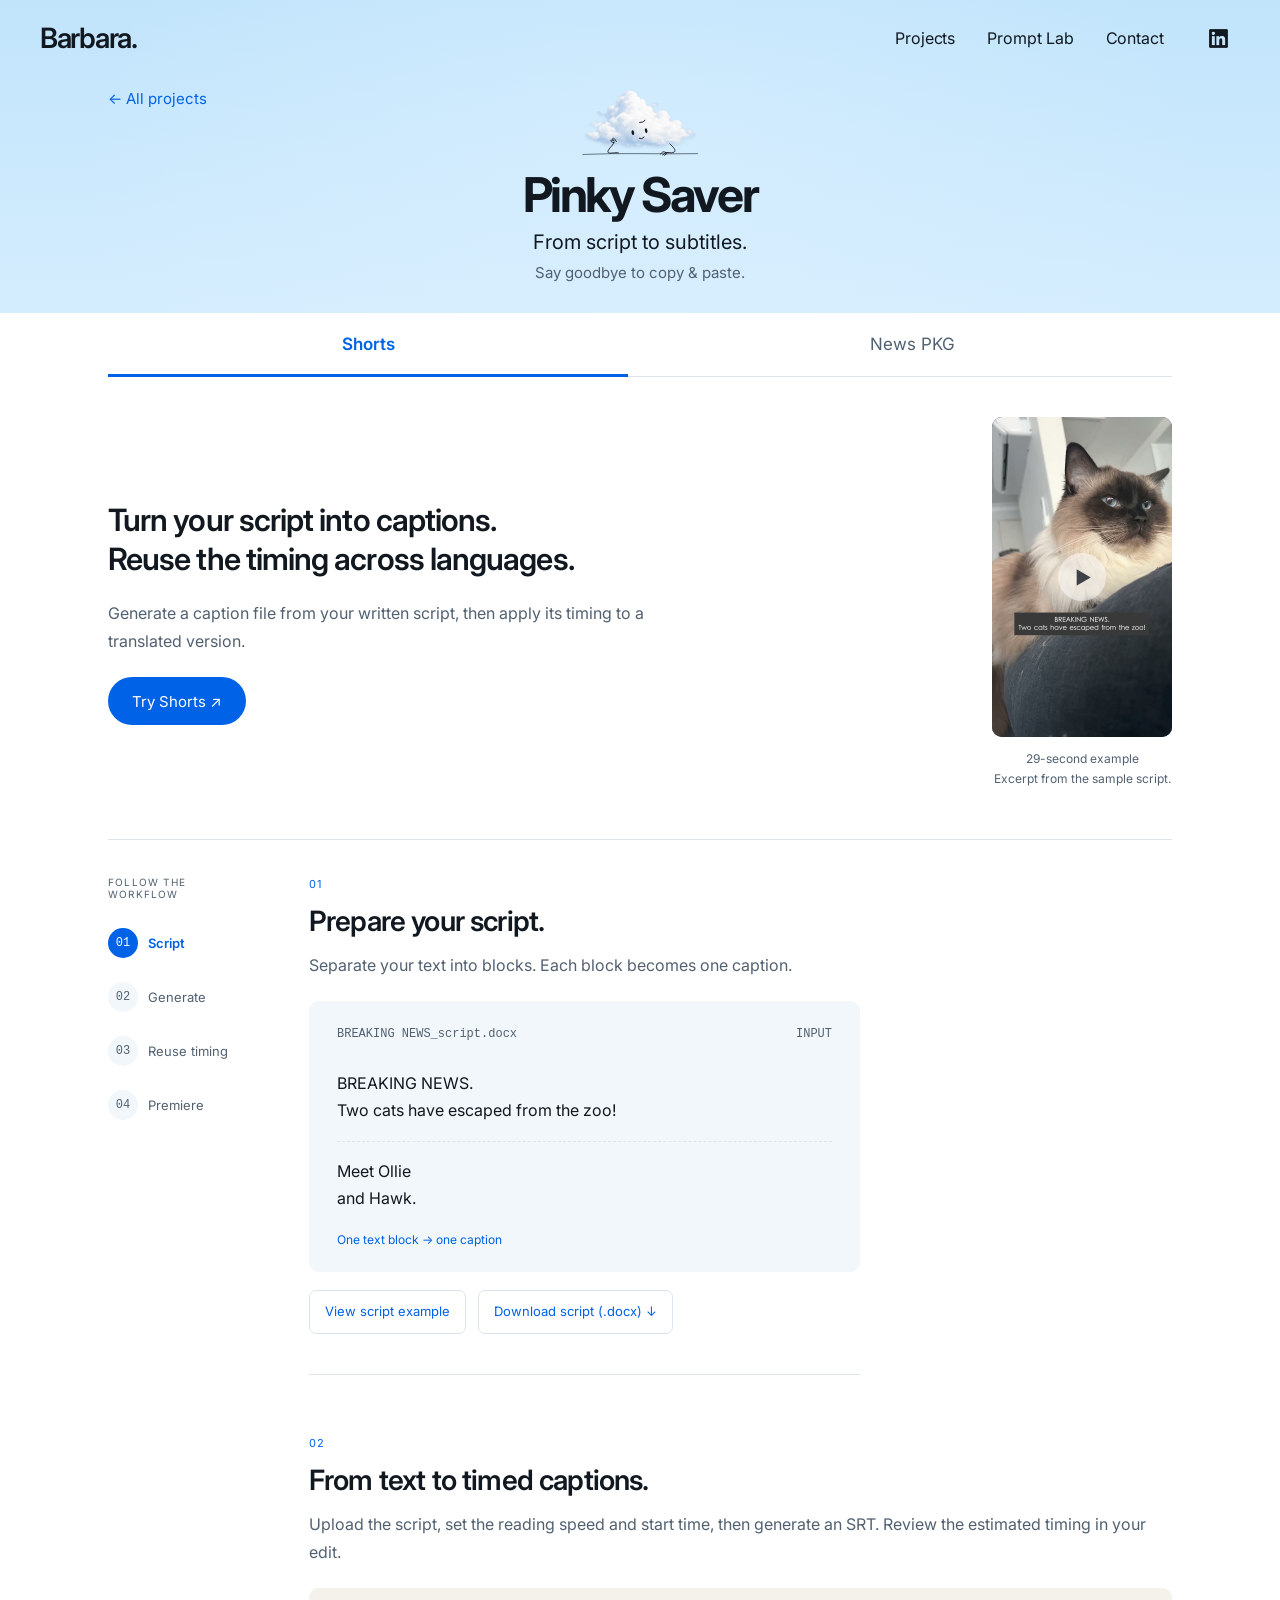
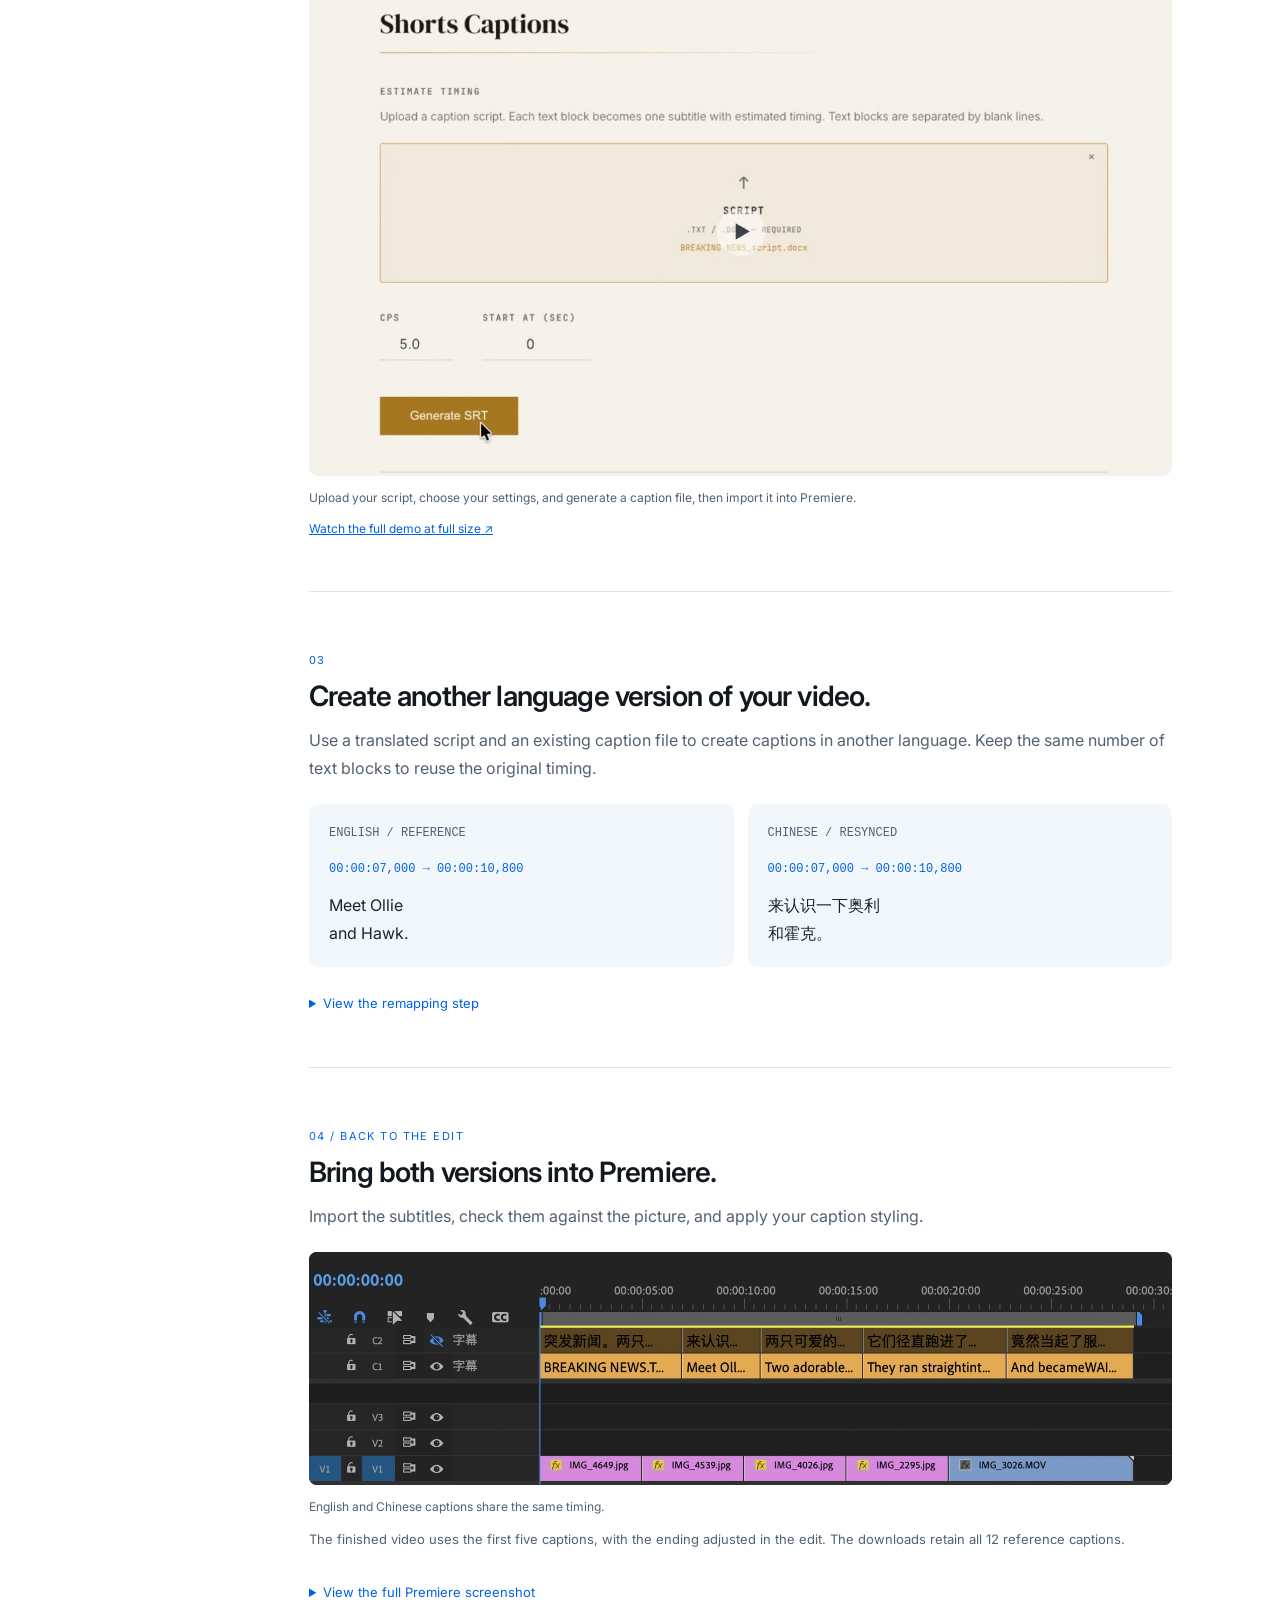
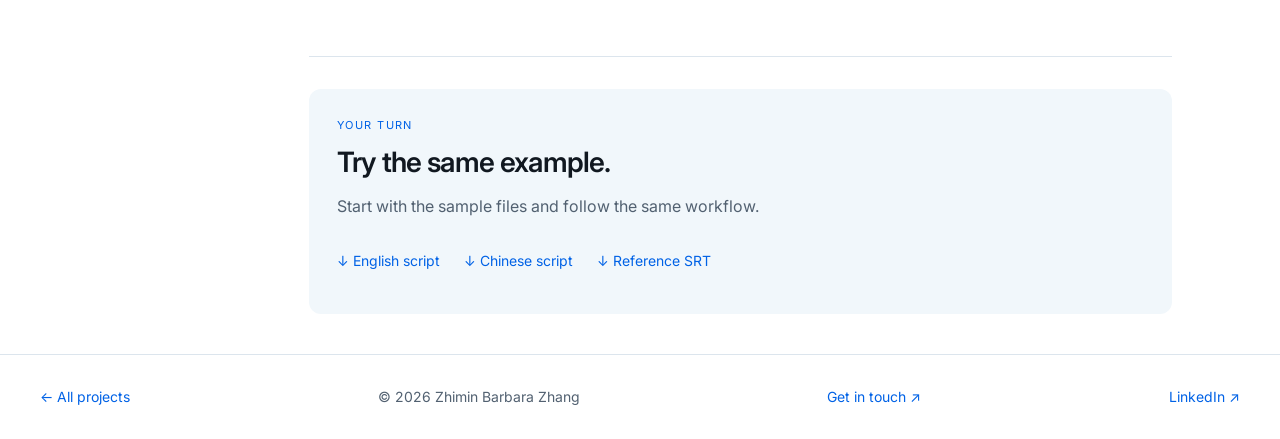
<file: projects/pinky-saver.html>
<!DOCTYPE html>
<html lang="en">
<head>
<meta charset="UTF-8">
<meta name="viewport" content="width=device-width, initial-scale=1.0">
<title>Pinky Saver — Zhimin Barbara Zhang</title>
<meta name="description" content="Pinky Saver — from script to subtitles. Generate captions for Shorts, reuse timing across languages, and explore the News PKG workflow.">
<link rel="icon" href="../assets/logo.png">

<link rel="preconnect" href="https://fonts.googleapis.com">
<link rel="preconnect" href="https://fonts.gstatic.com" crossorigin>
<link href="https://fonts.googleapis.com/css2?family=Inter:wght@400;500;600;700&display=swap" rel="stylesheet">

<link rel="stylesheet" href="../index.css?v=cloud-b-6">
<link rel="stylesheet" href="../cloud-home.css?v=cloud-b-6">
<link rel="stylesheet" href="project.css?v=cloud-b-6">
<link rel="stylesheet" href="pinky-saver.css">
</head>
<body class="cloud-home cloud-inner">
<a class="skip-link" href="#main">Skip to content</a>

<!-- ══════════════ NAVBAR ══════════════ -->
<nav class="nav cloud-nav" id="nav" aria-label="Main navigation">
  <a class="logo cloud-wordmark" href="../index.html#home" aria-label="Barbara — home">Barbara.</a>
  <div class="nav-desktop">
    <a class="nav-link" href="../index.html#projects">Projects</a>
    <a class="nav-link" href="../prompt-lab.html">Prompt Lab</a>
    <a class="nav-link" href="mailto:zhiminzhangcn@gmail.com" data-contact>Contact</a>
    <a class="nav-social" href="https://www.linkedin.com/in/zhimin-zhang-creative" target="_blank" rel="noopener noreferrer" aria-label="Zhimin Barbara Zhang on LinkedIn" title="LinkedIn"><span class="li-mark" aria-hidden="true"></span></a>
  </div>
  <button class="burger" id="burger" type="button" aria-label="Open menu" aria-expanded="false" aria-controls="mobile-menu">
    <span></span><span></span><span></span>
  </button>
</nav>
<div class="mobile-overlay cloud-menu" id="mobile-menu" role="dialog" aria-modal="true" aria-label="Menu">
  <a href="../index.html#home">Home</a>
  <a href="../index.html#projects">Projects</a>
  <a href="../prompt-lab.html">Prompt Lab</a>
  <a href="mailto:zhiminzhangcn@gmail.com" data-contact>Contact</a>
  <a class="mobile-social" href="https://www.linkedin.com/in/zhimin-zhang-creative" target="_blank" rel="noopener noreferrer"><span class="li-mark" aria-hidden="true"></span><span>LinkedIn</span></a>
</div>
<header class="phero ps-hero"><div class="wrap"><a class="page-back" href="../index.html#projects">← All projects</a>    <div class="cloud-character" aria-hidden="true">
      <img class="cloud-body" src="../assets/cloud-b/cloud-body.webp" alt="" width="720" height="480" fetchpriority="high">
      <img src="../assets/cloud-b/cloud-doodle.svg" alt="" width="360" height="230">
    </div><h1>Pinky Saver</h1><p class="sub">From script to subtitles.</p><p class="tagline">Say goodbye to copy &amp; paste.</p></div></header>

<main id="main" tabindex="-1" class="ps-main">
<div class="wrap"><nav class="ps-tabs" aria-label="Pinky Saver features"><a href="#shorts" id="ps-tab-shorts">Shorts</a><a href="#news-pkg" id="ps-tab-pkg">News PKG</a></nav></div>
<div id="shorts" class="ps-panel"><div class="wrap ps-layout">
<section class="ps-opening" aria-labelledby="ps-opening-title"><div class="ps-lead"><div><h2 id="ps-opening-title">Turn your script into captions.<br>Reuse the timing across languages.</h2><p>Generate a caption file from your written script, then apply its timing to a translated version.</p><a class="ps-primary" href="https://businessmatter.github.io/shorts_caption/" target="_blank" rel="noopener noreferrer">Try Shorts ↗</a></div></div><figure class="ps-result"><div class="ps-player"><video controls playsinline preload="none" poster="../assets/pinky-saver/shorts/cat-poster.jpg" width="720" height="1280" aria-label="29-second captioned cat video"><source src="../assets/pinky-saver/shorts/cat.mp4" type="video/mp4">Your browser does not support embedded video. <a href="../assets/pinky-saver/shorts/cat.mp4">Download video</a>.</video><button type="button" class="ps-play" hidden><span aria-hidden="true">▶</span><span class="ps-play-label">Play video</span></button><p class="ps-play-status" role="status" hidden></p></div><figcaption>29-second example<br><span>Excerpt from the sample script.</span></figcaption></figure></section>
<div class="ps-workflow"><nav class="ps-steps" aria-label="Workflow chapters"><span>FOLLOW THE WORKFLOW</span><a href="#shorts-script"><b>01</b>Script</a><a href="#shorts-generate"><b>02</b>Generate</a><a href="#shorts-reuse"><b>03</b>Reuse timing</a><a href="#shorts-premiere"><b>04</b>Premiere</a></nav><div class="ps-chapters">
<section class="ps-chapter" id="shorts-script" tabindex="-1"><span class="ps-eyebrow">01</span><h3>Prepare your script.</h3><p>Separate your text into blocks. Each block becomes one caption.</p><div class="ps-sheet"><div class="ps-filehead"><span>BREAKING NEWS_script.docx</span><span>INPUT</span></div><pre class="ps-block">BREAKING NEWS.
Two cats have escaped from the zoo!</pre><pre class="ps-block">Meet Ollie
and Hawk.</pre><span class="ps-hint">One text block → one caption</span></div><div class="ps-script-actions"><button class="ps-secondary" type="button" id="ps-script-toggle" aria-expanded="false" aria-controls="ps-full-script" hidden>View script example</button><a class="ps-secondary" href="../assets/pinky-saver/shorts/english-script.docx" download="BREAKING NEWS_script.docx">Download script (.docx) ↓</a></div><div class="ps-sheet ps-full-script" id="ps-full-script"><span class="ps-eyebrow">FULL SCRIPT EXAMPLE</span><!-- Extracted from the downloadable DOCX by scripts/sync-pinky-script.py. --><pre id="ps-script-text">BREAKING NEWS.
Two cats have escaped from the zoo!

Meet Ollie
and Hawk.

Two adorable
Ragdoll cats.

They ran straight
into a local café…

And became
WAITERS!&#32;

The neighbourhood fell in love
with them.

They even started
their own group:

“Neighbourhood
Cat Watch.”

But the zookeepers
want them back!

Will Ollie and Hawk
return to the zoo?

Or stay with
their new family?

Watch tonight
to find out!</pre></div></section>
<section class="ps-chapter" id="shorts-generate" tabindex="-1"><span class="ps-eyebrow">02</span><h3>From text to timed captions.</h3><p>Upload the script, set the reading speed and start time, then generate an SRT. Review the estimated timing in your edit.</p><figure><div class="ps-player"><video controls playsinline preload="none" poster="../assets/pinky-saver/shorts/generate-poster.jpg?v=3" width="1280" height="724" aria-label="Generate an SRT from a script and import the captions into Premiere"><source src="../assets/pinky-saver/shorts/generate.mp4?v=3" type="video/mp4">Your browser does not support embedded video. <a href="../assets/pinky-saver/shorts/generate.mp4?v=3">Download video</a>.</video><button type="button" class="ps-play ps-play-icon" aria-label="Play caption generation demo" hidden><span aria-hidden="true">▶</span></button><p class="ps-play-status" role="status" hidden></p></div><figcaption>Upload your script, choose your settings, and generate a caption file, then import it into Premiere.<br><a href="../assets/pinky-saver/shorts/generate-full.mp4?v=2" target="_blank" rel="noopener noreferrer">Watch the full demo at full size ↗</a></figcaption></figure></section>
<section class="ps-chapter" id="shorts-reuse" tabindex="-1"><span class="ps-eyebrow">03</span><h3>Create another language version of your video.</h3><p>Use a translated script and an existing caption file to create captions in another language. Keep the same number of text blocks to reuse the original timing.</p><div class="ps-paired"><div class="ps-sheet"><span class="ps-filehead">ENGLISH / REFERENCE</span><span class="ps-time">00:00:07,000 → 00:00:10,800</span><p>Meet Ollie<br>and Hawk.</p></div><div class="ps-sheet"><span class="ps-filehead">CHINESE / RESYNCED</span><span class="ps-time">00:00:07,000 → 00:00:10,800</span><p lang="zh">来认识一下奥利<br>和霍克。</p></div></div><details><summary>View the remapping step</summary><figure><div class="ps-player"><video controls playsinline preload="none" poster="../assets/pinky-saver/shorts/remap-poster.jpg?v=2" width="3000" height="2172" aria-label="Reuse SRT timing with a translated script"><source src="../assets/pinky-saver/shorts/remap.mp4?v=2" type="video/mp4">Your browser does not support embedded video. <a href="../assets/pinky-saver/shorts/remap.mp4?v=2">Download video</a>.</video><button type="button" class="ps-play ps-play-icon" aria-label="Play caption remapping demo" hidden><span aria-hidden="true">▶</span></button><p class="ps-play-status" role="status" hidden></p></div><figcaption>Apply the reference SRT timing to the translated script.</figcaption></figure></details></section>
<section class="ps-chapter" id="shorts-premiere" tabindex="-1"><span class="ps-eyebrow">04 / Back to the edit</span><h3>Bring both versions into Premiere.</h3><p>Import the subtitles, check them against the picture, and apply your caption styling.</p><figure><div class="ps-track-viewport" tabindex="0" role="region" aria-label="English and Chinese caption tracks; scroll horizontally on small screens"><img src="../assets/pinky-saver/shorts/premiere-tracks.webp" width="1600" height="431" loading="lazy" alt="English and Chinese caption tracks with matching clip boundaries in Premiere."></div><figcaption>English and Chinese captions share the same timing.</figcaption></figure><p class="ps-media-note">The finished video uses the first five captions, with the ending adjusted in the edit. The downloads retain all 12 reference captions.</p><details><summary>View the full Premiere screenshot</summary><a class="shot-open" href="../assets/pinky-saver/shorts/premiere-full.webp" aria-label="Enlarge the full Premiere screenshot"><img src="../assets/pinky-saver/shorts/premiere-full.webp" width="2608" height="1848" loading="lazy" alt="Premiere showing the captioned vertical cat video and both subtitle tracks."></a></details></section>
<section class="ps-try"><span class="ps-eyebrow">Your turn</span><h3>Try the same example.</h3><p>Start with the sample files and follow the same workflow.</p><div class="ps-downloads"><a href="../assets/pinky-saver/shorts/english-script.docx" download="BREAKING NEWS_script.docx">↓ English script</a><a href="../assets/pinky-saver/shorts/chinese-script.docx" download="BREAKING NEWS_script_chinese.docx">↓ Chinese script</a><a href="../assets/pinky-saver/shorts/reference.srt" download="BREAKING NEWS_reference.srt">↓ Reference SRT</a></div></section>
</div></div></div></div>
<div id="news-pkg" class="ps-panel"><!-- ══════════════ THE APP ══════════════ -->
<section class="quick-summary wrap" aria-label="Captioning outcomes"><div><strong>1 hr → 5–10 min</strong><p>News-package captioning: a manual job becomes a check.</p></div><div><strong>30 min → 5 min</strong><p>Social and Shorts captioning.</p></div><div><strong>3 languages</strong><p>Chinese, Cantonese and English — with room to grow.</p></div></section>
<section class="shots" aria-label="The tool in use">
  <div class="wrap">
    <h2>The tool in use</h2><p class="image-hint">Select a screenshot to view it in full.</p><div class="shots-grid">
      <figure class="shot">
        <div class="shot-frame"><a class="shot-open" href="../assets/pinky_pkg.png" aria-label="View full Packages screenshot"><img src="../assets/pinky_pkg.png" alt="Pinky Saver's package captioning screen: upload slots for script, VO audio, grab audio and Premiere XML, with a Generate button."
               width="831" height="671" loading="lazy"></a>
        </div>
        <figcaption><b>Packages</b> — script, audio and Premiere XML in; a Premiere-ready SRT out.</figcaption>
      </figure>
      <figure class="shot">
        <div class="shot-frame"><a class="shot-open" href="../assets/pinky_shorts.png" aria-label="View full Shorts screenshot"><img src="../assets/pinky_shorts.png" alt="Pinky Saver's Shorts screen: caption script upload with CPS and start-time settings, plus an SRT resync tool."
               width="831" height="1037" loading="lazy"></a>
        </div>
        <figcaption><b>Shorts</b> — styled captions from a script, plus SRT resync across languages.</figcaption>
      </figure>
    </div>
  </div>
</section>

<!-- ══════════════ CASE STUDY ══════════════ -->
<article class="body">
  <div class="wrap">

    <section class="chapter">
      <span class="num">01 — The problem</span>
      <h2>Two pinkies, ten thousand keystrokes</h2>
      <div class="measure">
        <p>In a multilingual news environment, captioning is essential but punishing. Every news package
          and social clip needs subtitles that are perfectly timed and word-accurate — and the reference
          script almost always already exists. So the editor’s real task collapses into one thing:
          copying text from a script and pasting it onto the timeline, line by line.</p>
        <p>It’s slow, repetitive, and physically taxing — the kind of low-value labour that quietly
          builds toward RSI. Cross-language content is harder still: when the script is a translation,
          it can never be matched directly against the original speech, so the timing has to be rebuilt
          entirely by hand.</p>
      </div>
    </section>

    <section class="chapter">
      <span class="num">02 — The solution</span>
      <h2>Align the script you already have</h2>
      <figure class="caption-flow"><img src="../assets/cloud-b/caption-flow.svg" width="720" height="130" alt="" loading="lazy"><figcaption><span>Script + audio<br>XML for cross-language jobs</span><span>Align + review</span><span>SRT + QC report</span></figcaption></figure>
      <div class="measure">
        <p><strong>Pinky Saver takes the script the editor already has and does the aligning for
          them.</strong></p>
        <ol class="steps">
          <li>It runs <strong>ASR</strong> (automatic speech recognition) to turn the voice track into text.</li>
          <li>It then uses <strong>Levenshtein character-level matching</strong> to align the authoritative
            script against that transcript — so the words on screen are always the real script, not the
            ASR’s best guess.</li>
          <li>For cross-language content, where speech and script can’t match, it reads the
            <strong>Premiere XML</strong> to locate the exact clip each soundbite sits in, then distributes
            the translated lines across that window by character count.</li>
          <li>It outputs a <strong>QC report</strong> and a <strong>Premiere-ready SRT</strong> file, ready
            to drop straight into the edit.</li>
        </ol>
        <p class="after-steps">The whole workflow is: upload the script (plus the voice track and XML
          for cross-language jobs), click Generate, and within 2–3 minutes the caption file downloads
          locally. It began as a command-line tool and was rebuilt into a web platform so it’s usable by
          anyone, not just people comfortable in a terminal.</p>

        <div class="callout">
          <span class="label">A key design decision</span>
          <p>Once the ASR models are downloaded, Pinky Saver runs <strong>fully offline</strong> — no
            incoming or outgoing network traffic, and no audio, script, or footage ever leaves the
            organisation. For a newsroom handling sensitive material, that privacy guarantee matters as
            much as the speed.</p>
        </div>
      </div>
    </section>

    <section class="chapter">
      <span class="num">03 — The impact</span>
      <h2>An hour’s work becomes a check</h2>

      <div class="stats">
        <div class="stat">
          <span class="fig">~99<em>%</em></span>
          <span class="cap">Accuracy on same-language captions.</span>
        </div>
        <div class="stat">
          <span class="fig">~80<em>%</em></span>
          <span class="cap">Accuracy on translated content that previously had to be timed entirely by hand.</span>
        </div>
        <div class="stat">
          <span class="fig">1 hr <em>→</em> 5–10 min</span>
          <span class="cap">News-package captioning: a manual job becomes a check.</span>
        </div>
        <div class="stat">
          <span class="fig">30 min <em>→</em> 5 min</span>
          <span class="cap">Social and Shorts captioning.</span>
        </div>
        <div class="stat">
          <span class="fig">up to 90<em>%</em></span>
          <span class="cap">Of the copy-and-paste labour removed from the captioning workflow.</span>
        </div>
        <div class="stat">
          <span class="fig">3 <em>languages</em></span>
          <span class="cap">Chinese, Cantonese and English — with room to grow.</span>
        </div>
      </div>

      <p class="provenance">Built for and in daily use by the SBS Chinese-language team,
        and now rolling out company-wide.</p>

      <div class="measure closing">
        <p>It also ships with a dedicated <strong>Shorts module</strong> (script in, styled captions out,
          following the in-house caption style guide) and a <strong>caption-remapping function</strong>
          that maps an existing SRT’s timecodes onto a script in another language. It currently supports
          Chinese, Cantonese and English, with an architecture built to extend to Arabic, Korean,
          Vietnamese and beyond.</p>
      </div>
    </section>

  </div>
</article>

</div></main>
<footer class="cloud-footer"><div class="cloud-container"><a href="../index.html#projects">← All projects</a><span>© <span id="year"></span> Zhimin Barbara Zhang</span><a href="mailto:zhiminzhangcn@gmail.com" data-contact>Get in touch ↗</a><a href="https://www.linkedin.com/in/zhimin-zhang-creative" target="_blank" rel="noopener noreferrer">LinkedIn ↗</a></div></footer>
<div class="modal-backdrop" id="modal" role="dialog" aria-modal="true" aria-labelledby="modal-title">
  <div class="modal">
    <button class="modal-close" id="modal-close" type="button" aria-label="Close">
      <svg width="16" height="16" viewBox="0 0 16 16" fill="none" aria-hidden="true">
        <path d="M3.5 3.5l9 9M12.5 3.5l-9 9" stroke="currentColor" stroke-width="1.4" stroke-linecap="round"/>
      </svg>
    </button>
    <p class="eyebrow" id="modal-title"><span class="rule"></span>Get in touch</p>
    <p class="modal-sub">Drop me a line — I read everything.</p>
    <div class="modal-row">
      <span class="modal-email" id="modal-email">zhiminzhangcn@gmail.com</span>
      <button class="copy-btn" id="copy-btn" data-copy-email type="button" aria-label="Copy email address">
        <span class="copy-label" role="status" aria-live="polite">Copy</span>
        <svg width="12" height="12" viewBox="0 0 12 12" fill="none" aria-hidden="true">
          <rect x="3.6" y="3.6" width="7" height="7" rx="1.3" stroke="currentColor" stroke-width="1.1"/>
          <path d="M8.4 1.4H2.7A1.3 1.3 0 0 0 1.4 2.7v5.7" stroke="currentColor" stroke-width="1.1" stroke-linecap="round"/>
        </svg>
      </button>
    </div>
    <a class="modal-mailto" href="mailto:zhiminzhangcn@gmail.com">Open in mail app →</a>
  </div>
</div>
<script src="../app.js?v=cloud-b-6"></script>
<script src="project.js?v=cloud-b-6"></script>
<script src="pinky-saver.js"></script>
</body>
</html>
</file>
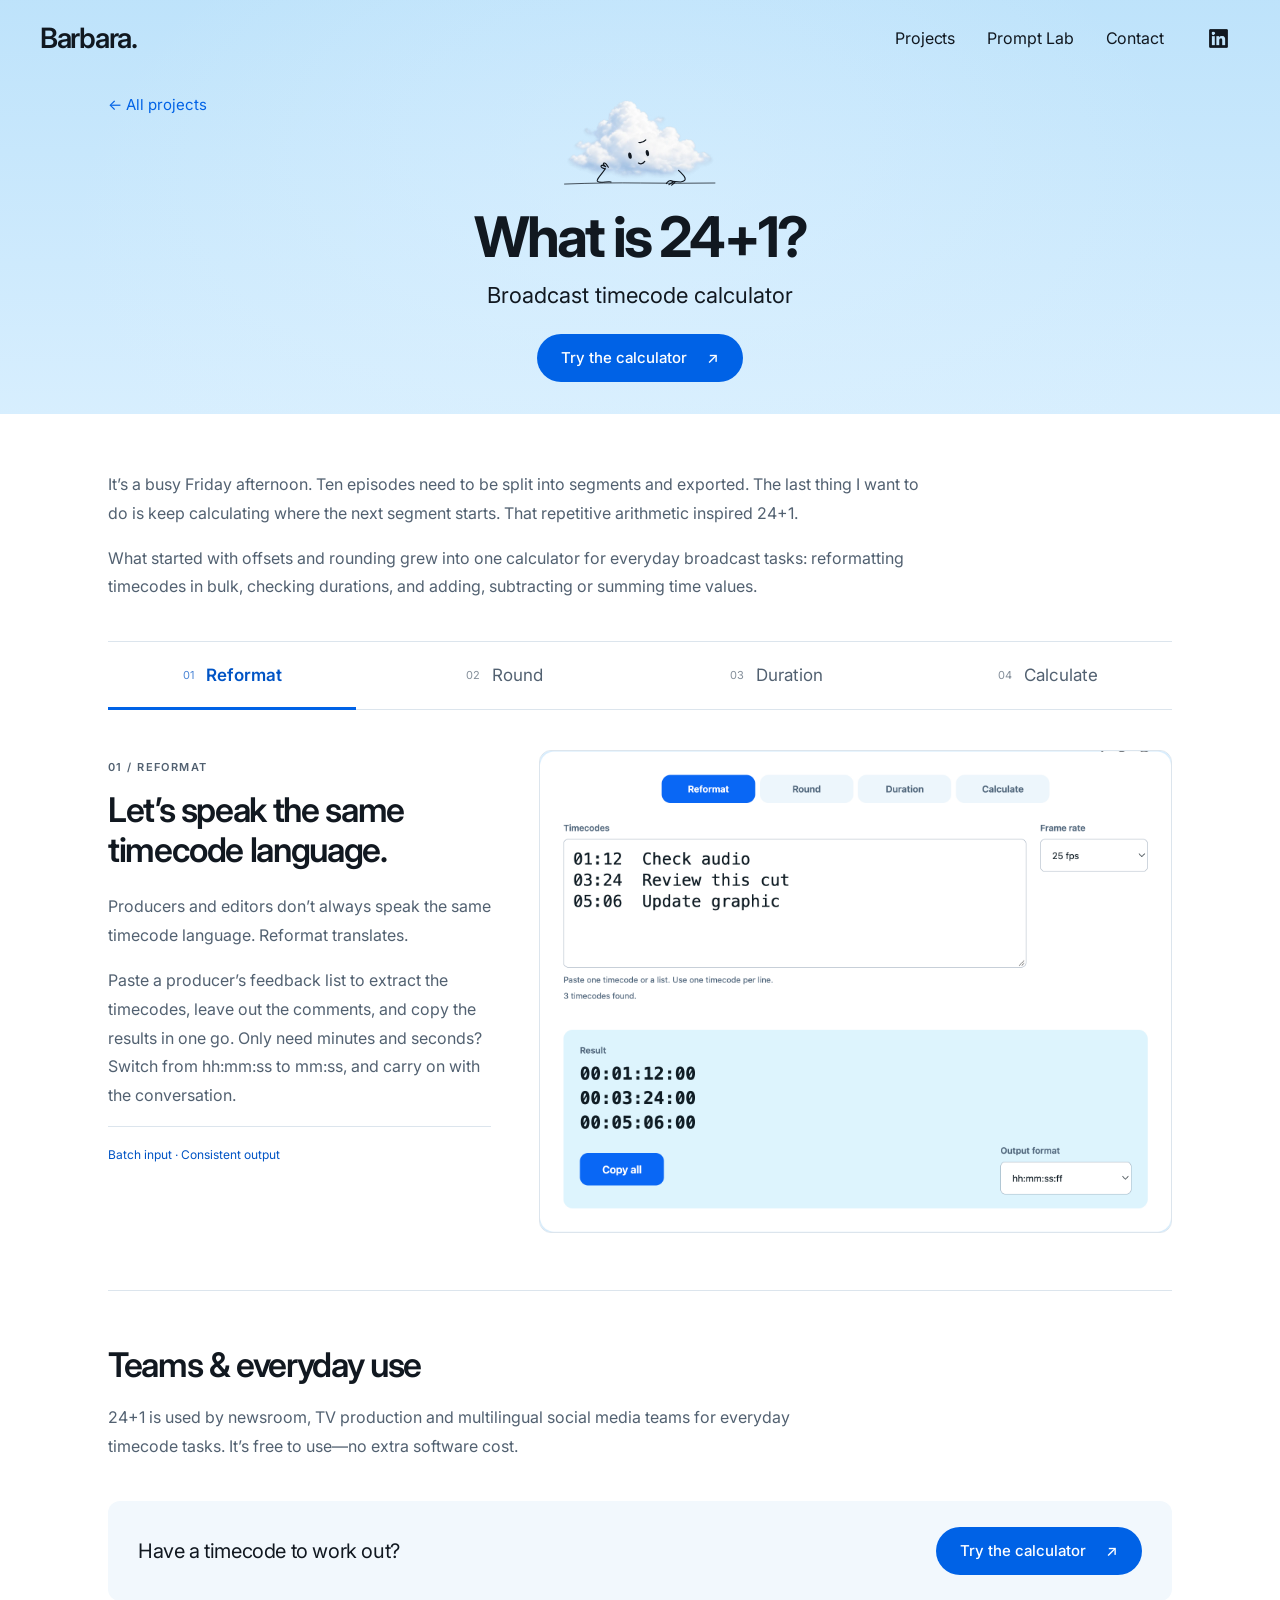
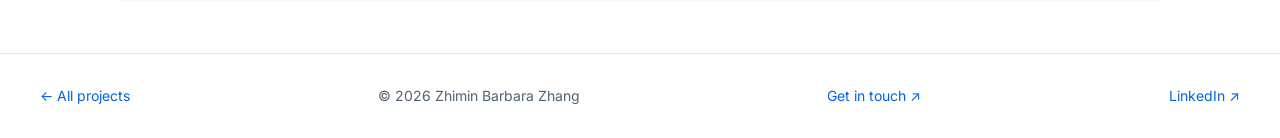
<file: projects/what-is-24-1.html>
<!DOCTYPE html>
<html lang="en">
<head>
<meta charset="UTF-8">
<meta name="viewport" content="width=device-width, initial-scale=1.0">
<title>What is 24+1? — Zhimin Barbara Zhang</title>
<meta name="description" content="24+1 — a broadcast timecode calculator for reformatting, rounding, duration and everyday timecode calculations.">
<link rel="icon" href="../assets/logo.png">

<link rel="preconnect" href="https://fonts.googleapis.com">
<link rel="preconnect" href="https://fonts.gstatic.com" crossorigin>
<link href="https://fonts.googleapis.com/css2?family=Inter:wght@400;500;600;700&display=swap" rel="stylesheet">

<link rel="stylesheet" href="../index.css?v=cloud-b-6">
<link rel="stylesheet" href="../cloud-home.css?v=cloud-b-6">
<link rel="stylesheet" href="project.css?v=cloud-b-6">
<link rel="stylesheet" href="timecode.css?v=7">
</head>
<body class="cloud-home cloud-inner">
<a class="skip-link" href="#main">Skip to content</a>

<!-- ══════════════ NAVBAR ══════════════ -->
<nav class="nav cloud-nav" id="nav" aria-label="Main navigation">
  <a class="logo cloud-wordmark" href="../index.html#home" aria-label="Barbara — home">Barbara.</a>
  <div class="nav-desktop">
    <a class="nav-link" href="../index.html#projects">Projects</a>
    <a class="nav-link" href="../prompt-lab.html">Prompt Lab</a>
    <a class="nav-link" href="mailto:zhiminzhangcn@gmail.com" data-contact>Contact</a>
    <a class="nav-social" href="https://www.linkedin.com/in/zhimin-zhang-creative" target="_blank" rel="noopener noreferrer" aria-label="Zhimin Barbara Zhang on LinkedIn" title="LinkedIn"><span class="li-mark" aria-hidden="true"></span></a>
  </div>
  <button class="burger" id="burger" type="button" aria-label="Open menu" aria-expanded="false" aria-controls="mobile-menu">
    <span></span><span></span><span></span>
  </button>
</nav>
<div class="mobile-overlay cloud-menu" id="mobile-menu" role="dialog" aria-modal="true" aria-label="Menu">
  <a href="../index.html#home">Home</a>
  <a href="../index.html#projects">Projects</a>
  <a href="../prompt-lab.html">Prompt Lab</a>
  <a href="mailto:zhiminzhangcn@gmail.com" data-contact>Contact</a>
  <a class="mobile-social" href="https://www.linkedin.com/in/zhimin-zhang-creative" target="_blank" rel="noopener noreferrer"><span class="li-mark" aria-hidden="true"></span><span>LinkedIn</span></a>
</div>
<header class="phero"><div class="wrap"><a class="page-back" href="../index.html#projects">← All projects</a>    <div class="cloud-character" aria-hidden="true">
      <img class="cloud-body" src="../assets/cloud-b/cloud-body.webp" alt="" width="720" height="480" fetchpriority="high">
      <img src="../assets/cloud-b/cloud-doodle.svg" alt="" width="360" height="230">
    </div><h1>What is 24+1?</h1><p class="sub">Broadcast timecode calculator</p><a class="tc-launch" href="https://businessmatter.github.io/broadcast-timecode-calculator/" target="_blank" rel="noopener noreferrer">Try the calculator <span aria-hidden="true">↗</span></a></div></header>

<main class="tc-main wrap" id="main" tabindex="-1">
  <section class="tc-intro" aria-label="How 24+1 started">
    <p>It’s a busy Friday afternoon. Ten episodes need to be split into segments and exported. The last thing I want to do is keep calculating where the next segment starts. That repetitive arithmetic inspired 24+1.</p>
    <p>What started with offsets and rounding grew into one calculator for everyday broadcast tasks: reformatting timecodes in bulk, checking durations, and adding, subtracting or summing time values.</p>
  </section>
  <section class="tc-showcase" aria-label="Explore the calculator">
    <nav class="tc-tabs" aria-label="Calculator features">
      <a href="#reformat" id="tab-reformat"><span class="tc-tab-number">01</span>Reformat</a>
      <a href="#round" id="tab-round"><span class="tc-tab-number">02</span>Round</a>
      <a href="#duration" id="tab-duration"><span class="tc-tab-number">03</span>Duration</a>
      <a href="#calculate" id="tab-calculate"><span class="tc-tab-number">04</span>Calculate</a>
    </nav>
    <section class="tc-panel" id="reformat" aria-labelledby="title-reformat">
      <div class="tc-feature-copy">
        <p class="tc-eyebrow">01 / Reformat</p>
        <h2 id="title-reformat">Let’s speak the same timecode language.</h2>
        <p>Producers and editors don’t always speak the same timecode language. Reformat translates.</p>
        <p>Paste a producer’s feedback list to extract the timecodes, leave out the comments, and copy the results in one go. Only need minutes and seconds? Switch from hh:mm:ss to mm:ss, and carry on with the conversation.</p>
        <p class="tc-feature-note">Batch input · Consistent output</p>
      </div>
      <figure class="tc-screenshot">
        <a class="shot-open tc-screenshot-crop" href="../assets/timecode-reformat.png" aria-label="Enlarge Reformat screenshot">
          <img src="../assets/timecode-reformat.png" width="2046" height="1654" alt="Reformat extracts 01:12, 03:24 and 05:06 from feedback notes and returns three timecodes in hh:mm:ss:ff format, with a Copy all button." loading="lazy">
        </a>
      </figure>
    </section>
    <section class="tc-panel" id="round" aria-labelledby="title-round">
      <div class="tc-feature-copy">
        <p class="tc-eyebrow">02 / Round</p>
        <h2 id="title-round">Work out where the next segment starts.</h2>
        <p>Add 10 seconds to 00:19:58:00, then round up to the next five-second mark. Round applies the delivery offset and rounding rule to return 00:20:10:00—even across the minute boundary.</p>
        <p>Less repetitive arithmetic. A little more time for coffee and a final check.</p>
        <p class="tc-feature-note">Flexible offsets · Rounding controls</p>
      </div>
      <figure class="tc-screenshot">
        <a class="shot-open tc-screenshot-crop tc-round-crop" href="../assets/timecode-round.png" aria-label="Enlarge Round screenshot">
          <img src="../assets/timecode-round.png" width="2020" height="1440" alt="Round adds a 10-second offset to 00:19:58:00 and rounds up to a five-second interval, returning 00:20:10:00 at 25 fps." loading="lazy">
        </a>
      </figure>
    </section>
    <section class="tc-panel" id="duration" aria-labelledby="title-duration">
      <div class="tc-feature-copy"><p class="tc-eyebrow">03 / Duration</p><h2 id="title-duration">From in and out to a clear duration.</h2><p>Check a segment’s duration from its in and out timecodes. Choose the frame rate and whether to include the end frame to match the task.</p><p class="tc-feature-note">Frame-rate selection · End-frame control</p></div>
      <figure class="tc-screenshot">
        <a class="shot-open tc-screenshot-crop tc-duration-crop" href="../assets/timecode-duration.png" aria-label="Enlarge Duration screenshot">
          <img src="../assets/timecode-duration.png" width="2036" height="1442" alt="Duration calculates from 00:12:44:00 to 00:21:12:24 at 25 fps with Include end frame selected, returning 00:08:29:00." loading="lazy">
        </a>
      </figure>
    </section>
    <section class="tc-panel" id="calculate" aria-labelledby="title-calculate">
      <div class="tc-feature-copy"><p class="tc-eyebrow">04 / Calculate</p><h2 id="title-calculate">Keep the timing. Skip the working out.</h2><p>Programme timings often involve more than one sum. Add and subtract time values, or total a list of durations, then copy the result.</p><p class="tc-feature-note">Expressions · Sum lists</p></div>
      <figure class="tc-preview">
        <div class="tc-preview-bar"><span>24+1 <span class="tc-preview-name">/ Calculate</span></span></div>
        <div class="tc-demo"><div class="tc-demo-input"><span class="tc-label">Expression</span><pre>00:12:00:00
+ 00:04:12:00
− 00:00:30:00</pre></div><div class="tc-demo-output"><span class="tc-label">Result</span><pre>00:15:42:00</pre><span class="tc-copy-label">Ready to copy</span></div></div>
      </figure>
    </section>
  </section>
  <section class="tc-adoption" aria-labelledby="tc-adoption-title">
    <div class="tc-adoption-placeholder"><h2 id="tc-adoption-title">Teams &amp; everyday use</h2><p>24+1 is used by newsroom, TV production and multilingual social media teams for everyday timecode tasks. It’s free to use—no extra software cost.</p></div>
  </section>
  <div class="tc-closing"><p>Have a timecode to work out?</p><a class="tc-launch" href="https://businessmatter.github.io/broadcast-timecode-calculator/" target="_blank" rel="noopener noreferrer">Try the calculator <span aria-hidden="true">↗</span></a></div>
</main>

<footer class="cloud-footer"><div class="cloud-container"><a href="../index.html#projects">← All projects</a><span>© <span id="year"></span> Zhimin Barbara Zhang</span><a href="mailto:zhiminzhangcn@gmail.com" data-contact>Get in touch ↗</a><a href="https://www.linkedin.com/in/zhimin-zhang-creative" target="_blank" rel="noopener noreferrer">LinkedIn ↗</a></div></footer>
<div class="modal-backdrop" id="modal" role="dialog" aria-modal="true" aria-labelledby="modal-title">
  <div class="modal">
    <button class="modal-close" id="modal-close" type="button" aria-label="Close">
      <svg width="16" height="16" viewBox="0 0 16 16" fill="none" aria-hidden="true">
        <path d="M3.5 3.5l9 9M12.5 3.5l-9 9" stroke="currentColor" stroke-width="1.4" stroke-linecap="round"/>
      </svg>
    </button>
    <p class="eyebrow" id="modal-title"><span class="rule"></span>Get in touch</p>
    <p class="modal-sub">Drop me a line — I read everything.</p>
    <div class="modal-row">
      <span class="modal-email" id="modal-email">zhiminzhangcn@gmail.com</span>
      <button class="copy-btn" id="copy-btn" data-copy-email type="button" aria-label="Copy email address">
        <span class="copy-label" role="status" aria-live="polite">Copy</span>
        <svg width="12" height="12" viewBox="0 0 12 12" fill="none" aria-hidden="true">
          <rect x="3.6" y="3.6" width="7" height="7" rx="1.3" stroke="currentColor" stroke-width="1.1"/>
          <path d="M8.4 1.4H2.7A1.3 1.3 0 0 0 1.4 2.7v5.7" stroke="currentColor" stroke-width="1.1" stroke-linecap="round"/>
        </svg>
      </button>
    </div>
    <a class="modal-mailto" href="mailto:zhiminzhangcn@gmail.com">Open in mail app →</a>
  </div>
</div>
<script src="../app.js?v=cloud-b-6"></script>
<script src="timecode.js?v=2"></script>
<script src="project.js?v=cloud-b-6"></script>
</body>
</html>
</file>
<file: index.css>
/* Cloud B foundation, navigation and contact dialog. */

:root {
  --font-heading: 'Inter', 'Helvetica Neue', Arial, sans-serif;
  --font-body: 'Inter', 'Helvetica Neue', Arial, sans-serif;

  --paper:      #fff;
  --paper-alt:  #f5faff;
  --ink:        #111820;
  --ink-soft:   #526171;
  --terra:      #0062e6;
  --terra-deep: #004fbd;
  --rule:       rgba(20, 48, 63, 0.14);
}

*, *::before, *::after { margin: 0; padding: 0; box-sizing: border-box; }

html { scroll-behavior: smooth; }

body {
  font-family: var(--font-body);
  color: var(--ink);
  background: var(--paper);
  -webkit-font-smoothing: antialiased;
  overflow-x: hidden;
}

@media (prefers-reduced-motion: reduce) {
  html { scroll-behavior: auto; }
  *, *::before, *::after { animation-duration: .001ms !important; transition-duration: .001ms !important; }
}

.sr-only {
  position: absolute; width: 1px; height: 1px; padding: 0; margin: -1px;
  overflow: hidden; clip: rect(0 0 0 0); white-space: nowrap; border: 0;
}

/* ═══════════════ NAVBAR ═══════════════ */
.nav {
  position: fixed; inset: 0 0 auto 0; z-index: 20;
  display: flex; align-items: center; justify-content: space-between;
  padding: 0.9rem 1.25rem;
  transition: background-color .3s ease, box-shadow .3s ease, backdrop-filter .3s ease;
}
@media (min-width: 640px) { .nav { padding: 1.05rem 2.25rem; } }
@media (min-width: 1100px) { .nav { padding: 1.15rem 3rem; } }

.nav.is-stuck {
  background: rgba(246, 236, 219, .84);
  backdrop-filter: blur(10px); -webkit-backdrop-filter: blur(10px);
  box-shadow: 0 1px 0 var(--rule);
}

.logo { display: flex; align-items: center; text-decoration: none; }
.logo-mark { height: 44px; width: auto; display: block; transition: filter .3s ease, opacity .2s ease; }
@media (min-width: 640px) { .logo-mark { height: 52px; } }
.logo:hover .logo-mark { opacity: .72; }

.nav-desktop { display: none; align-items: center; gap: 2rem; }
@media (min-width: 860px) { .nav-desktop { display: flex; } }

.nav-link {
  position: relative; font-size: 16px; font-weight: 500; letter-spacing: -0.005em;
  color: var(--ink); text-decoration: none; padding-bottom: 4px;
  transition: color .2s ease;
}
.nav-link::after {
  content: ''; position: absolute; left: 0; right: 0; bottom: 0; height: 2px;
  background: var(--terra); transform: scaleX(0); transform-origin: left;
  transition: transform .28s cubic-bezier(.4,0,.2,1);
}
.nav-link:hover { color: var(--terra); }
.nav-link:hover::after, .nav-link.is-active::after { transform: scaleX(1); }
.nav-link.is-active { color: var(--ink); }

.nav-pill {
  font: inherit; font-size: 16px; font-weight: 500; cursor: pointer;
  color: var(--paper); background: var(--ink); border: 1px solid var(--ink);
  border-radius: 9999px; padding: .58em 1.5em;
  transition: background-color .22s ease, color .22s ease, transform .22s ease;
}
.nav-pill:hover { background: var(--terra); border-color: var(--terra); transform: translateY(-1px); }

/* hamburger */
.burger { display: flex; flex-direction: column; gap: 5px; background: none; border: 0; cursor: pointer; padding: 4px 0; }
@media (min-width: 860px) { .burger { display: none; } }
.burger span {
  display: block; width: 1.5rem; height: 2px; background: var(--ink);
  transition: transform .3s ease, opacity .3s ease, background-color .3s ease;
}
.burger.open span { background: var(--paper); }
.nav.menu-open .logo-mark { filter: brightness(0) invert(1); }
.burger.open span:nth-child(1) { transform: translateY(7px) rotate(45deg); }
.burger.open span:nth-child(2) { opacity: 0; }
.burger.open span:nth-child(3) { transform: translateY(-7px) rotate(-45deg); }

/* ═══════════════ MOBILE OVERLAY ═══════════════ */
.mobile-overlay {
  position: fixed; inset: 0; z-index: 19;
  display: flex; flex-direction: column; justify-content: center; align-items: flex-start;
  gap: 1.75rem; padding: 0 2rem;
  background: rgba(14, 40, 54, .95);
  backdrop-filter: blur(12px); -webkit-backdrop-filter: blur(12px);
  opacity: 0; pointer-events: none; transition: opacity .3s ease;
}
.mobile-overlay.open { opacity: 1; pointer-events: auto; }
@media (min-width: 860px) { .mobile-overlay { display: none; } }
.mobile-overlay a, .mobile-cta {
  font-family: var(--font-heading); font-size: 34px; font-weight: 500; color: var(--paper);
  text-decoration: none; background: none; border: 0; padding: 0; cursor: pointer;
}
.mobile-cta { color: #e79c7c; font-style: italic; }

.eyebrow {
  display: flex; align-items: center; gap: .75rem;
  font-size: 12px; font-weight: 600; letter-spacing: .18em; text-transform: uppercase;
  color: var(--terra); margin-bottom: 1.1rem;
}
.eyebrow .rule { display: block; width: 42px; height: 1.5px; background: currentColor; flex: none; }

/* ═══════════════ CONTACT MODAL ═══════════════ */
.modal-backdrop {
  position: fixed; inset: 0; z-index: 40;
  display: flex; align-items: center; justify-content: center; padding: 1.25rem;
  background: rgba(14, 40, 54, .55);
  backdrop-filter: blur(6px); -webkit-backdrop-filter: blur(6px);
  opacity: 0; pointer-events: none; transition: opacity .25s ease;
}
.modal-backdrop.open { opacity: 1; pointer-events: auto; }
.modal {
  position: relative; width: 100%; max-width: 27rem;
  background: var(--paper); color: var(--ink);
  border-radius: 6px; padding: 2.25rem;
  box-shadow: 0 24px 60px rgba(14, 40, 54, .3);
  transform: translateY(10px) scale(.98); transition: transform .28s cubic-bezier(.2,.8,.3,1);
}
.modal-backdrop.open .modal { transform: translateY(0) scale(1); }
.modal .eyebrow { margin-bottom: .5rem; color: var(--terra-deep); }
.modal-close {
  position: absolute; top: 1rem; right: 1rem;
  background: none; border: 0; color: var(--ink); cursor: pointer;
  opacity: .5; transition: opacity .2s ease; line-height: 0; padding: 4px;
}
.modal-close:hover { opacity: 1; }
.modal-sub { margin: 0 0 1.4rem; color: var(--ink-soft); font-size: 15px; }
.modal-row {
  display: flex; align-items: center; justify-content: space-between; gap: .75rem;
  border: 1px solid var(--rule); border-radius: 9999px; padding: .4rem .4rem .4rem 1.1rem;
  background: rgba(255,255,255,.6);
}
/* the address is the one thing people came here to read: set explicitly to a
   near-black deepening of the site ink, so it never depends on inheritance */
.modal-email {
  font-size: clamp(13px, 3.4vw, 15px); overflow-wrap: anywhere;
  color: #0b1a24;
}
.copy-btn {
  display: inline-flex; align-items: center; gap: .5rem; flex-shrink: 0;
  font: inherit; font-size: 13px; font-weight: 500; cursor: pointer;
  background: var(--ink); color: var(--paper); border: 1px solid var(--ink);
  border-radius: 9999px; padding: .55em 1.1em;
  transition: background-color .2s ease, color .2s ease;
}
.copy-btn:hover { background: var(--terra); border-color: var(--terra); color: #fff; }
.copy-btn.copied { background: #2e6f4e; border-color: #2e6f4e; color: #fff; }
.modal-mailto {
  display: inline-block; margin-top: 1.4rem; font-size: 14px; color: var(--ink);
  text-decoration: underline; text-underline-offset: 3px; transition: color .2s ease;
}
.modal-mailto:hover { color: var(--terra); }

.li-mark {
  display: block; width: 19px; height: 19px; flex: none;
  background: url(assets/linkedin.png) center / contain no-repeat;
}
.mobile-social .li-mark { width: 27px; height: 27px; }
@supports ((-webkit-mask-image: url(#m)) or (mask-image: url(#m))) {
  .li-mark {
    background: currentColor;
    -webkit-mask: url(assets/linkedin.png) center / contain no-repeat;
            mask: url(assets/linkedin.png) center / contain no-repeat;
  }
}
</file>
<file: cloud-home.css>
/* Cloud B shared navigation, character and approved homepage layout. */
.cloud-home {
  --cloud-ink: #111820;
  --cloud-blue: #0062e6;
  --font-heading: var(--font-body);
  --paper: #fff;
  --paper-alt: #f5faff;
  --ink: #111820;
  --ink-soft: #526171;
  --terra: #0062e6;
  --terra-deep: #004fbd;
  --rule: #dce5ed;
}
.cloud-home .cloud-nav {
  color: var(--cloud-ink);
  min-height: 76px;
  padding: 12px max(24px, calc((100vw - 1200px) / 2));
}
.cloud-home .cloud-nav.is-stuck,
.cloud-home .cloud-nav.menu-open {
  background: rgba(255, 255, 255, .97);
  box-shadow: 0 1px 0 #dce5ed;
}
.cloud-home .cloud-wordmark {
  min-height: 44px;
  color: var(--cloud-ink);
  font-size: 28px;
  font-weight: 600;
  letter-spacing: -.045em;
}
.cloud-home .cloud-nav .nav-desktop { gap: 32px; }
.cloud-home .cloud-nav .nav-link,
.cloud-home .cloud-nav .nav-social {
  display: inline-flex;
  align-items: center;
  justify-content: center;
  min-height: 44px;
  color: var(--cloud-ink);
  font-size: 16px;
  font-weight: 400;
  padding: 0;
}
.cloud-home .cloud-nav .nav-social { min-width: 44px; }
.cloud-home .cloud-nav .nav-link::after { background: var(--cloud-blue); bottom: 5px; }
.cloud-home .cloud-nav .nav-link:hover,
.cloud-home .cloud-nav .nav-social:hover { color: var(--cloud-blue); }
.cloud-home .cloud-nav .burger {
  width: 44px;
  height: 44px;
  align-items: center;
  justify-content: center;
  padding: 0;
}
.cloud-home .cloud-nav .burger span { background: var(--cloud-ink); }
.cloud-home .cloud-menu {
  background: #f5fbff;
  visibility: hidden;
  padding: 100px 28px 32px;
  gap: 20px;
  overflow-y: auto;
}
.cloud-home .cloud-menu.open { visibility: visible; }
.cloud-home .cloud-menu a {
  display: inline-flex;
  align-items: center;
  min-height: 44px;
  font-family: var(--font-body);
  font-size: 28px;
  font-style: normal;
  color: var(--cloud-ink);
}
.cloud-home .cloud-menu .mobile-social { font-size: 18px; gap: 12px; }
.cloud-home .cloud-hero {
  position: relative;
  isolation: isolate;
  color: var(--cloud-ink);
  background: #cbe9fc url('assets/cloud-b/sky.svg') center / 100% 100% no-repeat;
  padding: 90px 24px 40px;
  min-height: 660px;
  min-height: clamp(580px, 68svh, 740px);
  display: flex;
  justify-content: center;
  align-items: center;
  overflow: hidden;
}
.cloud-home .cloud-hero-content {
  position: relative;
  z-index: 1;
  width: 100%;
  max-width: 900px;
  text-align: center;
}
.cloud-home .cloud-character {
  position: relative;
  width: 300px;
  max-width: 85%;
  aspect-ratio: 36 / 23;
  margin: 0 auto 4px;
}
.cloud-home .cloud-character img {
  position: absolute;
  inset: 0;
  display: block;
  width: 100%;
  height: 100%;
  object-fit: contain;
}
.cloud-home .cloud-character .cloud-body { inset: 4% 7% auto; width: 86%; height: 86%; }
.cloud-home .cloud-eyebrow {
  margin: 0 0 24px;
  font-size: 12px;
  line-height: 1.6;
  letter-spacing: .25em;
  text-transform: uppercase;
}
.cloud-home .cloud-title {
  font-family: var(--font-body);
  font-size: clamp(44px, 4.7vw, 68px);
  font-weight: 700;
  letter-spacing: -.05em;
  line-height: 1.08;
  margin: 0;
}
.cloud-home .cloud-title span { display: block; }
.cloud-home .cloud-name {
  margin: 18px 0 22px;
  font-size: clamp(19px, 2vw, 26px);
  line-height: 1.5;
  letter-spacing: -.025em;
}
.cloud-home .cloud-explore {
  display: inline-flex;
  align-items: center;
  justify-content: center;
  gap: 12px;
  min-height: 48px;
  padding: 12px 28px;
  border-radius: 999px;
  background: var(--cloud-blue);
  color: #fff;
  text-decoration: none;
  font-size: 16px;
  line-height: 1.5;
  transition: background-color .18s ease;
}
.cloud-home .cloud-explore:hover { background: #004fbd; }
.cloud-home .cloud-sky-wisp {
  position: absolute;
  z-index: 0;
  pointer-events: none;
  user-select: none;
  width: min(35vw, 470px);
  height: auto;
  opacity: .58;
}
.cloud-home .cloud-sky-wisp.is-left { left: -12%; bottom: -20%; transform: rotate(12deg); }
.cloud-home .cloud-sky-wisp.is-right { right: -13%; top: 6%; transform: rotate(-15deg) scaleX(-1); opacity: .36; }
.cloud-home .cloud-nav :focus-visible,
.cloud-home .cloud-menu :focus-visible,
.cloud-home .cloud-explore:focus-visible {
  outline: 3px solid #004ba8;
  outline-offset: 5px;
}
/* White reading areas: step 2. */
.cloud-home .cloud-container { width: 100%; max-width: 1200px; margin-inline: auto; }
.cloud-home .cloud-section { padding: 52px 24px 64px; scroll-margin-top: 84px; }
.cloud-home .cloud-section h2 {
  color: var(--cloud-ink); font-size: clamp(28px, 3vw, 36px);
  font-weight: 600; line-height: 1.2; letter-spacing: -.04em;
}
.cloud-home .cloud-section-lead {
  max-width: 70ch; margin-top: 16px; color: var(--ink-soft); font-size: 16px; line-height: 1.65;
}
.cloud-home .cloud-project-grid { display: grid; grid-template-columns: repeat(3, minmax(0, 1fr)); margin-top: 36px; }
.cloud-home .cloud-project {
  position: relative; display: flex; flex-direction: column; align-items: flex-start;
  min-width: 0; padding: 0 34px; color: var(--cloud-ink); text-decoration: none;
}
.cloud-home .cloud-project:first-child { padding-left: 0; }
.cloud-home .cloud-project:last-child { padding-right: 0; }
.cloud-home .cloud-project + .cloud-project { border-left: 1px solid var(--rule); }
.cloud-home .cloud-project h3 {
  margin: 0 0 8px; font-size: clamp(24px, 2.3vw, 30px); line-height: 1.2;
  letter-spacing: -.045em; font-weight: 600;
}
.cloud-home .cloud-project p { color: var(--ink-soft); font-size: 16px; line-height: 1.6; }
.cloud-home .cloud-development {
  display: inline-flex; margin-top: 8px; padding: 3px 10px;
  border-radius: 10px; background: #fff0b8; color: #343020; font-size: 14px; line-height: 1.5;
}
.cloud-home .cloud-project-doodle {
  display: block; width: 220px; max-width: 100%; height: 130px; object-fit: contain;
  margin-top: auto; padding-top: 8px; align-self: center;
}
.cloud-home .cloud-text-link {
  display: inline-flex; align-items: center; gap: 8px; min-height: 44px;
  color: var(--cloud-blue); font-size: 16px; font-weight: 400; line-height: 1.5;
}
.cloud-home .cloud-project:hover .cloud-text-link,
.cloud-home .cloud-tool:hover .cloud-text-link { text-decoration: underline; text-underline-offset: 5px; }
.cloud-home .cloud-lab { border-top: 1px solid var(--rule); }
.cloud-home .cloud-tool-grid { display: grid; grid-template-columns: repeat(2, minmax(0, 1fr)); gap: 24px; margin-top: 28px; }
.cloud-home .cloud-tool {
  display: grid; grid-template-columns: minmax(0, 1fr) 160px; grid-template-rows: auto 1fr auto;
  gap: 8px 16px; text-align: left; cursor: pointer; font: inherit;
  padding: 28px; border: 1px solid var(--rule); border-radius: 12px; background: #fff;
  color: var(--cloud-ink); transition: border-color .18s ease, background-color .18s ease;
}
.cloud-home .cloud-tool:hover { border-color: #9abbd9; background: #f7fbff; }
.cloud-home .cloud-tool img { grid-column: 2; grid-row: 1 / 4; width: 160px; height: auto; align-self: center; }
.cloud-home .cloud-tool-title { font-size: 24px; font-weight: 600; letter-spacing: -.035em; line-height: 1.25; }
.cloud-home .cloud-tool-description { color: var(--ink-soft); font-size: 16px; line-height: 1.6; }
.cloud-home .cloud-tool .cloud-text-link { margin-top: 12px; }
.cloud-home .cloud-contact { border-top: 1px solid var(--rule); padding-block: 52px; }
.cloud-home .cloud-contact-inner { display: flex; flex-wrap: wrap; justify-content: space-between; align-items: center; gap: 28px 48px; }
.cloud-home .cloud-contact-details { min-width: 0; }
.cloud-home .cloud-email-row { display: flex; flex-wrap: wrap; align-items: center; gap: 8px 16px; }
.cloud-home .cloud-email {
  display: inline-flex; align-items: center; min-height: 44px; color: var(--cloud-ink);
  font-size: clamp(18px, 2vw, 22px); text-decoration: none; overflow-wrap: anywhere;
}
.cloud-home .cloud-copy-email {
  min-height: 44px; padding: 8px 16px; border: 1px solid var(--rule); border-radius: 999px;
  background: #fff; color: var(--cloud-blue); font: inherit; font-size: 14px; cursor: pointer;
}
.cloud-home .cloud-copy-email:hover { background: #f2f8ff; border-color: #9abbd9; }
.cloud-home .cloud-copy-email.copied { color: #225f40; }
.cloud-home .cloud-contact-links { display: flex; flex-wrap: wrap; gap: 8px 24px; margin-top: 8px; }
.cloud-home .cloud-contact-links a,
.cloud-home .cloud-footer a { display: inline-flex; align-items: center; gap: 8px; min-height: 44px; color: var(--cloud-blue); text-decoration: none; }
.cloud-home .cloud-contact a:hover,
.cloud-home .cloud-footer a:hover { text-decoration: underline; text-underline-offset: 5px; }
.cloud-home .cloud-footer { padding: 20px 24px; border-top: 1px solid var(--rule); color: var(--ink-soft); font-size: 14px; }
.cloud-home .cloud-footer .cloud-container { display: flex; align-items: center; justify-content: space-between; flex-wrap: wrap; gap: 12px 24px; }
.cloud-home .cloud-section :focus-visible,
.cloud-home .cloud-footer :focus-visible { outline: 3px solid #004ba8; outline-offset: 5px; }
/* Closed contact dialogs stay outside the keyboard sequence. */
.cloud-home .modal-backdrop:not(.open) { visibility: hidden; }
.cloud-home .modal-close { width: 44px; height: 44px; top: 4px; right: 4px; }
.cloud-home .copy-btn { min-height: 44px; }
.cloud-home .modal-mailto { min-height: 44px; display: inline-flex; align-items: center; }
.cloud-home .modal :focus-visible { outline: 3px solid #004ba8; outline-offset: 3px; }
@media (max-width: 859px) {
  .cloud-home .cloud-nav { min-height: 68px; padding: 10px 24px; }
  .cloud-home .cloud-hero { padding-top: 84px; padding-bottom: 44px; }
  .cloud-home .cloud-project { padding-inline: 20px; }
  .cloud-home .cloud-tool { grid-template-columns: 1fr; padding: 24px; }
  .cloud-home .cloud-tool img { grid-column: 1; grid-row: 1; width: 160px; height: 94px; margin-bottom: 8px; }
}
@media (max-width: 599px) {
  .cloud-home .cloud-nav { padding-inline: 20px; }
  .cloud-home .cloud-wordmark { font-size: 26px; }
  .cloud-home .cloud-hero { min-height: 600px; padding-inline: 20px; }
  .cloud-home .cloud-character { width: 260px; margin-bottom: 8px; }
  .cloud-home .cloud-eyebrow { font-size: 11px; letter-spacing: .2em; margin-bottom: 22px; }
  .cloud-home .cloud-title { font-size: clamp(34px, 8.9vw, 44px); letter-spacing: -.05em; }
  .cloud-home .cloud-name { font-size: 19px; margin-top: 20px; }
  .cloud-home .cloud-sky-wisp { width: 230px; }
  .cloud-home .cloud-sky-wisp.is-left { left: -140px; bottom: -30px; }
  .cloud-home .cloud-sky-wisp.is-right { right: -165px; top: 100px; }
  .cloud-home .modal { padding: 32px 20px 20px; }
  .cloud-home .cloud-section { padding: 36px 20px 40px; }
  .cloud-home .cloud-project-grid { grid-template-columns: 1fr; margin-top: 28px; }
  .cloud-home .cloud-project { padding: 24px 0; }
  .cloud-home .cloud-project:first-child { padding-top: 0; }
  .cloud-home .cloud-project:last-child { padding-bottom: 0; }
  .cloud-home .cloud-project + .cloud-project { border-left: 0; border-top: 1px solid var(--rule); }
  .cloud-home .cloud-project h3 { font-size: 28px; }
  .cloud-home .cloud-project-doodle { width: 210px; height: 122px; margin-top: 8px; }
  .cloud-home .cloud-tool-grid { grid-template-columns: 1fr; gap: 16px; }
  .cloud-home .cloud-tool { padding: 20px; }
  .cloud-home .cloud-contact-inner { display: block; }
  .cloud-home .cloud-contact-details { margin-top: 24px; }
  .cloud-home .cloud-footer { padding: 16px 20px; }
}
/* Shared final accessibility and restrained motion. */
body { overflow-x: visible; }
:focus-visible { outline: 3px solid #004ba8; outline-offset: 4px; }
.skip-link { position: fixed; top: 8px; left: 16px; z-index: 100; transform: translateY(-160%); background: white; color: #004ba8; padding: 12px 20px; border-radius: 8px; }
.skip-link:focus { transform: none; }
.cloud-home .cloud-tool { text-decoration: none; }
.modal-backdrop { overflow-y: auto; }
.modal-row { flex-wrap: wrap; border-radius: 14px; }
.modal-close { opacity: 1; }
.cloud-home .cloud-menu { justify-content: flex-start; }
@keyframes cloud-hello { 0%,100% { transform: rotate(0); } 45% { transform: rotate(-3deg) translateY(-3px); } 70% { transform: rotate(2deg); } }
@media (prefers-reduced-motion: no-preference) {
  .cloud-character { animation: cloud-hello 800ms ease-out 1; }
  .cloud-project-doodle,.cloud-tool img,.lab-shortcuts img { transition: transform 180ms ease; }
  .cloud-project:hover .cloud-project-doodle,.cloud-project:focus-visible .cloud-project-doodle,.cloud-tool:hover img,.cloud-tool:focus-visible img,.lab-shortcuts a:hover img,.lab-shortcuts a:focus-visible img { transform: translateY(-3px) rotate(-2deg); }
}
@media (prefers-reduced-motion: reduce) { *,*::before,*::after { animation: none !important; transition: none !important; scroll-behavior: auto !important; } }
@media (scripting: none) { .cloud-home .cloud-nav .nav-desktop { display: flex; flex-wrap: wrap; gap: 8px 16px; } .cloud-nav { position: relative; flex-wrap: wrap; } .burger { display: none; } .cloud-home .cloud-hero,.phero { padding-top: 24px; } [data-copy-email],[data-copy-prompt] { display: none; } }
</file>
<file: projects/project.css>
/* Cloud B short sky and natural reading layout. */
.wrap {
  width:min(1120px,100%);
  margin-inline:auto;
  padding-inline:28px
}

.phero {
  background:#cbe9fc url('../assets/cloud-b/sky.svg') center/cover;
  text-align:center;
  padding:82px 0 32px
}

.phero .wrap {
  position:relative
}

.page-back {
  display:inline-flex;
  align-items:center;
  min-height:44px;
  color:#0062e6;
  text-decoration:none;
  font-size:15px
}

.phero .page-back {
  position:absolute;
  top:0;
  left:28px
}

.cloud-inner .phero .cloud-character {
  width:190px;
  margin-bottom:0
}

.phero h1 {
  font-size:clamp(36px,4.5vw,56px);
  line-height:1.1;
  letter-spacing:-.05em;
  font-weight:700;
  margin:4px 0 10px
}

.phero .sub {
  font-size:clamp(18px,2vw,22px);
  line-height:1.5;
  max-width:46rem;
  margin:auto;
  text-wrap:balance
}

.phero .tagline {
  color:#526171;
  font-size:16px;
  line-height:1.6;
  margin:8px auto 0;
  max-width:48rem
}

.phero .tagline:empty {
  display:none
}

.status {
  display:inline-flex;
  background:#fff0b8;
  color:#343020;
  border-radius:10px;
  padding:4px 12px;
  margin-top:12px;
  font-size:14px
}

.quick-summary {
  display:grid;
  grid-template-columns:repeat(3,minmax(0,1fr));
  gap:28px;
  padding-block:36px
}

.quick-summary>div+div {
  border-left:1px solid #dce5ed;
  padding-left:28px
}

.quick-summary strong {
  font-size:clamp(23px,2.5vw,30px);
  letter-spacing:-.045em;
  line-height:1.3
}

.quick-summary p {
  font-size:15px;
  line-height:1.6;
  color:#526171;
  margin-top:8px
}

.shots {
  padding:12px 0 32px
}

.shots h2 {
  font-size:30px;
  letter-spacing:-.035em
}

.image-hint {
  color:#526171;
  margin:8px 0 24px;
  font-size:15px
}

.shots-grid {
  display:grid;
  grid-template-columns:repeat(2,minmax(0,1fr));
  align-items:start;
  gap:32px
}

.shot-frame {
  border:1px solid #dce5ed;
  border-radius:8px;
  background:#f6f3ee;
  padding:6px
}

.shot-open {
  display:block;
  border-radius:4px;
  cursor:zoom-in
}

.shot img {
  display:block;
  width:100%;
  height:auto
}

.shot figcaption {
  font-size:14px;
  line-height:1.6;
  color:#526171;
  margin-top:12px
}

.body {
  padding-bottom:48px
}

.chapter {
  padding-block:48px;
  border-top:1px solid #dce5ed
}

.chapter:first-child {
  border-top:0
}

.chapter>.num {
  display:block;
  color:#526171;
  font-size:12px;
  letter-spacing:.14em;
  text-transform:uppercase;
  margin-bottom:16px
}

.chapter h2 {
  font-size:clamp(27px,3vw,36px);
  letter-spacing:-.04em;
  line-height:1.2;
  margin-bottom:24px
}

.measure {
  max-width:72ch
}

.chapter p,.chapter li {
  font-size:17px;
  line-height:1.75;
  color:#526171
}

.chapter p+p {
  margin-top:18px
}

.chapter strong {
  color:#111820;
  font-weight:600
}

.steps {
  list-style:none;
  display:grid;
  gap:20px;
  margin-block:28px;
  counter-reset:step
}

.steps li {
  position:relative;
  padding-left:42px
}

.steps li::before {
  counter-increment:step;
  content:counter(step,decimal-leading-zero);
  position:absolute;
  left:0;
  top:2px;
  color:#0062e6;
  font-size:14px;
  font-weight:600
}

.callout {
  background:#e8f5ff;
  padding:24px 28px;
  border-radius:12px;
  margin-top:28px
}

.callout .label {
  display:block;
  color:#0054c5;
  font-weight:600;
  margin-bottom:10px
}

.stats,.points,.issues,.scope,.examples {
  display:grid;
  grid-template-columns:repeat(3,minmax(0,1fr));
  gap:20px;
  margin-top:28px
}

.stat,.point,.issue,.scope-col,.example {
  border:1px solid #dce5ed;
  border-radius:10px;
  background:#f8fbfe;
  padding:24px;
  min-width:0
}

.stat .fig {
  display:block;
  font-size:clamp(26px,3vw,36px);
  font-weight:600;
  line-height:1.2;
  letter-spacing:-.04em;
  margin-bottom:12px
}

.stat em {
  font-style:normal
}

.stat .cap {
  font-size:15px;
  line-height:1.65;
  color:#526171
}

.chapter .provenance {
  margin-top:20px;
  font-size:15px
}

.closing {
  margin-top:28px
}

.issues,.scope,.examples {
  grid-template-columns:repeat(2,minmax(0,1fr))
}

.issue .tag,.target-label {
  display:block;
  font-size:12px;
  color:#526171;
  margin-bottom:12px
}

.issue h3,.scope h3 {
  font-size:21px;
  letter-spacing:-.025em;
  margin-bottom:12px;
  line-height:1.3
}

.scope ul {
  padding-left:20px
}

.scope li+li {
  margin-top:10px
}

.point .n {
  display:block;
  color:#0062e6;
  font-size:24px;
  margin-bottom:12px
}

.example .row {
  display:flex;
  flex-wrap:wrap;
  gap:12px;
  font-family:ui-monospace,Consolas,monospace;
  font-size:18px
}

.example .out,.example .arrow {
  color:#0054c5
}

.example .cap {
  display:block;
  margin-top:12px;
  color:#526171;
  font-size:14px;
  line-height:1.6
}

.chapter .exnote {
  font-size:14px;
  margin-top:16px
}

.codefig {
  margin-top:28px
}

.codeblock {
  background:#f6f9fc;
  border:1px solid #dce5ed;
  border-radius:10px;
  overflow:hidden
}

.codeblock-bar {
  display:flex;
  flex-wrap:wrap;
  justify-content:space-between;
  gap:12px;
  border-bottom:1px solid #dce5ed;
  padding:14px 20px;
  color:#526171;
  font-size:13px
}

.code {
  padding:20px;
  font:14px/1.65 ui-monospace,Consolas,monospace;
  white-space:pre-wrap;
  overflow-wrap:anywhere
}

.code .l {
  display:block;
  min-height:1.65em;
  white-space:pre-wrap;
  overflow-wrap:anywhere
}

.code i {
  font-style:normal
}

.code .kw,.code .fn {
  color:#0054c5
}

.code .str,.code .ins {
  color:#27633e
}

.code .com,.code .meta,.code .tree {
  color:#526171
}

.code .del {
  color:#a3392a
}

.codefig figcaption {
  margin-top:12px;
  font-size:14px;
  color:#526171;
  line-height:1.6
}

.chapter .development-note {
  color:#343020;
  background:#fff5cf;
  padding:12px 18px;
  border-radius:8px;
  margin-bottom:24px;
  font-size:15px
}

.image-dialog {
  position:fixed;
  inset:0;
  margin:auto;
  max-width:min(1100px,96vw);
  max-height:94dvh;
  width:max-content;
  border:1px solid #dce5ed;
  border-radius:12px;
  padding:20px;
  color:#111820;
  background:white
}

.image-dialog::backdrop {
  background:rgb(17 24 32 / .7)
}

.image-toolbar {
  display:flex;
  flex-wrap:wrap;
  justify-content:space-between;
  align-items:center;
  gap:12px;
  position:sticky;
  top:-20px;
  padding:8px 0;
  background:white
}

.image-toolbar a,.image-toolbar button {
  min-height:44px;
  display:inline-flex;
  align-items:center;
  padding:8px 16px;
  font:inherit;
  border:1px solid #dce5ed;
  border-radius:24px;
  background:white;
  color:#0054c5;
  cursor:pointer;
  text-decoration:none
}

.image-dialog img {
  display:block;
  max-width:100%;
  height:auto;
  margin:auto
}

@media(min-width:1100px) {
  .chapter {
    padding-left:200px;
    position:relative
  }
  .chapter>.num {
    position:absolute;
    left:0;
    top:54px;
    width:165px;
    line-height:1.7
  }
}

@media(max-width:767px) {
  .stats,.points {
    grid-template-columns:1fr
  }
  .phero .page-back {
    position:static;
    display:flex
  }
  .phero {
    padding-top:76px
  }
  .quick-summary {
    gap:18px
  }
  .quick-summary>div+div {
    padding-left:18px
  }
}

@media(max-width:599px) {
  .wrap {
    padding-inline:20px
  }
  .shots-grid,.quick-summary,.issues,.scope,.examples {
    grid-template-columns:1fr
  }
  .quick-summary>div+div {
    padding:18px 0 0;
    border-left:0;
    border-top:1px solid #dce5ed
  }
  .chapter {
    padding-block:32px
  }
  .chapter p,.chapter li {
    font-size:16px
  }
  .callout,.stat,.issue,.scope-col,.point,.example {
    padding:20px
  }
  .code {
    padding:16px;
    font-size:13px
  }
}

.caption-flow {
  margin: 0 0 28px;
  max-width: 72ch;
}

.caption-flow img {
  display: block;
  width: 100%;
  height: auto;
}

.caption-flow figcaption {
  display: grid;
  grid-template-columns: repeat(3,minmax(0,1fr));
  gap: 12px;
  text-align: center;
  color: #526171;
  font-size: 13px;
  line-height: 1.6;
}
</file>
<file: prompt-lab.css>
/* Real HTML remains readable with JavaScript disabled. */
.lab-main {
  padding-top:24px;
  padding-bottom:48px
}

.lab-categories,.lab-subcategories {
  display:flex;
  flex-wrap:wrap;
  justify-content:center;
  gap:8px 24px
}

.lab-categories {
  border-bottom:1px solid #dce5ed;
  padding-bottom:12px;
  scroll-margin-top:88px
}

.lab-categories a,.lab-subcategories a {
  display:inline-flex;
  align-items:center;
  min-height:44px;
  text-decoration:none;
  color:#526171;
  padding:8px 12px;
  border-bottom:2px solid transparent
}

.lab-categories a {
  font-size:18px
}

.lab-categories a[aria-current],.lab-subcategories a[aria-current] {
  color:#0054c5;
  border-color:#0062e6;
  font-weight:600
}

.lab-subcategories {
  margin-block:16px
}

.production-intro {
  max-width:68ch;
  margin:24px auto 0;
  color:#526171;
  line-height:1.7
}

.lab-panel {
  display:grid;
  grid-template-columns:minmax(0,1fr) minmax(0,2.4fr);
  gap:40px;
  padding-top:36px;
  scroll-margin-top:96px
}

.lab-context h2 {
  font-size:clamp(28px,3vw,36px);
  line-height:1.2;
  letter-spacing:-.045em;
  margin-bottom:20px
}

.lab-context p:not(.eyebrow) {
  font-size:16px;
  color:#526171;
  line-height:1.7
}

.lab-context .eyebrow {
  font-size:11px;
  color:#526171;
  letter-spacing:.12em
}

.lab-context img {
  display:block;
  max-width:100%;
  height:auto;
  margin-top:24px
}

.lab-reading {
  min-width:0
}

.prompt-block {
  background:#f6f9fc;
  border:1px solid #dce5ed;
  border-radius:10px;
  margin-bottom:24px
}

.prompt-bar {
  display:flex;
  flex-wrap:wrap;
  align-items:center;
  justify-content:space-between;
  gap:12px;
  padding:20px 24px 0
}

.prompt-bar h3 {
  font-size:18px;
  font-weight:600
}

.prompt-copy {
  display:inline-flex;
  align-items:center;
  justify-content:center;
  min-height:44px;
  padding:10px 18px;
  border:0;
  border-radius:9px;
  background:#0062e6;
  color:white;
  font:inherit;
  font-size:14px;
  cursor:pointer
}

.prompt-copy:hover {
  background:#004fbd
}

.prompt-text {
  padding:24px;
  margin:0;
  font:14px/1.75 ui-monospace,Consolas,monospace;
  color:#273546;
  white-space:pre-wrap;
  overflow-wrap:anywhere;
  tab-size:2
}

.lab-shortcuts {
  display:grid;
  grid-template-columns:repeat(4,minmax(0,1fr));
  gap:20px;
  border-top:1px solid #dce5ed;
  margin-top:40px;
  padding-top:32px
}

.lab-shortcuts h2 {
  font-size:28px;
  letter-spacing:-.04em;
  line-height:1.2;
  margin-bottom:16px
}

.lab-shortcuts a {
  display:flex;
  flex-direction:column;
  gap:12px;
  padding:20px;
  border:1px solid #dce5ed;
  border-radius:8px;
  text-decoration:none;
  color:#111820
}

.lab-shortcuts a:hover {
  background:#f6f9fc;
  border-color:#9abbd9
}

.lab-shortcuts p {
  font-size:14px;
  line-height:1.65;
  color:#526171
}

.lab-shortcuts img {
  width:110px;
  height:64px;
  object-fit:contain
}

.lab-shortcuts span {
  margin-top:auto;
  color:#0062e6
}

[hidden] {
  display:none!important
}

#main {
  scroll-margin-top:88px
}

@media(max-width:859px) {
  .lab-panel {
    grid-template-columns:1fr;
    gap:24px
  }
  .lab-context img {
    display:none
  }
  .lab-context {
    max-width:65ch
  }
  .lab-context .page-back {
    display:none
  }
  .lab-shortcuts {
    grid-template-columns:repeat(2,minmax(0,1fr))
  }
}

@media(max-width:599px) {
  .lab-categories {
    gap:4px
  }
  .lab-categories a {
    padding-inline:8px;
    font-size:16px
  }
  .lab-subcategories {
    justify-content:flex-start;
    gap:4px
  }
  .prompt-bar {
    padding:16px 16px 0
  }
  .prompt-text {
    padding:20px 16px;
    font-size:13px
  }
  .lab-shortcuts {
    grid-template-columns:1fr
  }
}
</file>
<file: projects/pinky-saver.css>
/* Project identity with measured spacing, scoped to Pinky Saver only. */
.ps-hero { padding:76px 0 28px; }
.cloud-inner .ps-hero .cloud-character { width:145px; }
.ps-hero h1 { font-size:clamp(36px,4vw,48px); margin:0 0 6px; }
.ps-hero .sub { font-size:20px; }
.ps-hero .tagline { margin-top:4px; font-size:15px; }
@media(max-width:767px) {
 .ps-hero { padding:64px 0 20px; }
 .cloud-inner .ps-hero .cloud-character { width:110px; margin-top:-12px; }
 .ps-hero .sub { font-size:18px; }
 .ps-hero .tagline { font-size:14px; }
}

/* Pinky Saver feature panels and the continuous Shorts workflow. */
.ps-main { --ps-blue:#0062e6; --ps-muted:#526171; --ps-soft:#f1f7fb; --ps-line:#dce5ed; scroll-margin-top:84px; }
.ps-main [hidden] { display:none!important; }
.ps-tabs { display:flex; gap:24px; border-bottom:1px solid var(--ps-line); }
.ps-tabs a { flex:1; display:flex; justify-content:center; align-items:center; min-height:64px; padding:12px 8px; border-bottom:3px solid transparent; margin-bottom:-1px; color:var(--ps-muted); text-decoration:none; font-size:17px; }
.ps-tabs a[aria-selected="true"] { border-color:var(--ps-blue); color:var(--ps-blue); font-weight:600; }
.ps-tabs a:hover { background:#f5faff; }
.ps-panel { scroll-margin-top:90px; }
#shorts { padding-bottom:40px; }
.ps-layout { display:grid; grid-template-columns:145px minmax(0,1fr) 220px; column-gap:44px; align-items:start; }
.ps-lead { grid-column:1 / 3; grid-row:1; padding:44px 0 36px; border-bottom:1px solid var(--ps-line); }
.ps-main .ps-result { grid-column:3; grid-row:1 / 3; padding-top:44px; }
.ps-lead h2 { font-size:clamp(27px,2.4vw,32px); line-height:1.3; letter-spacing:-.03em; font-weight:600; margin-bottom:20px; }
.ps-main #shorts p { color:var(--ps-muted); font-size:16px; line-height:1.75; margin:12px 0 22px; }
.ps-lead p { max-width:60ch; }
.ps-main figure { margin:0; min-width:0; }
.ps-main video { width:100%; height:auto; display:block; border-radius:10px; background:#e8eff4; }
.ps-result video { width:100%; aspect-ratio:9/16; margin:auto; object-fit:contain; background:#172632; }
.ps-main figcaption { color:var(--ps-muted); font-size:12px; line-height:1.6; margin-top:12px; }
.ps-result figcaption { text-align:center; }
.ps-primary { display:inline-flex; align-items:center; min-height:48px; padding:12px 24px; color:white; background:var(--ps-blue); border-radius:999px; text-decoration:none; font-size:15px; }
.ps-primary:hover { background:#004fbd; }
.ps-workflow,.ps-chapters { display:contents; }
.ps-layout .ps-chapter,.ps-layout .ps-try { grid-column:2 / 4; }
.ps-layout #shorts-script { grid-column:2; grid-row:2; }
.ps-steps { grid-column:1; grid-row:2 / 7; position:sticky; top:90px; align-self:start; padding-top:36px; }
.ps-steps>span { display:block; font-size:10px; letter-spacing:.12em; color:var(--ps-muted); margin-bottom:16px; }
.ps-steps a { display:flex; gap:10px; align-items:center; min-height:54px; color:var(--ps-muted); text-decoration:none; font-size:13px; }
.ps-steps b { display:grid; place-items:center; width:30px; height:30px; flex:none; background:var(--ps-soft); border-radius:50%; font:12px/1 ui-monospace,monospace; }
.ps-steps a[aria-current="step"] { color:var(--ps-blue); font-weight:600; }
.ps-steps a[aria-current="step"] b { background:var(--ps-blue); color:white; }
.ps-chapters { min-width:0; }
.ps-chapter { padding:36px 0 40px; margin-bottom:24px; border-bottom:1px solid var(--ps-line); scroll-margin-top:96px; }
.ps-eyebrow { display:block; color:var(--ps-blue); font-size:11px; line-height:1.6; letter-spacing:.13em; text-transform:uppercase; }
.ps-main h3 { font-size:clamp(24px,2.4vw,28px); font-weight:600; letter-spacing:-.03em; line-height:1.25; margin:10px 0 12px; }
.ps-sheet { background:var(--ps-soft); border-radius:10px; padding:24px 28px; min-width:0; }
.ps-filehead { display:flex; justify-content:space-between; flex-wrap:wrap; gap:12px; color:var(--ps-muted); font:12px/1.6 ui-monospace,monospace; margin-bottom:16px; overflow-wrap:anywhere; }
.ps-block { font:16px/1.7 Inter,sans-serif; padding:10px 0 16px; white-space:pre-wrap; overflow-wrap:anywhere; }
.ps-block+.ps-block { border-top:1px dashed var(--ps-line); padding-top:16px; }
.ps-hint { color:var(--ps-blue); font-size:12px; }
.ps-script-actions { display:flex; flex-wrap:wrap; gap:12px; margin-top:18px; }
.ps-secondary { display:inline-flex; align-items:center; padding:10px 15px; min-height:44px; background:white; color:var(--ps-blue); border:1px solid var(--ps-line); border-radius:7px; font:13px/1.5 Inter,sans-serif; text-decoration:none; cursor:pointer; }
.ps-secondary:hover { background:var(--ps-soft); }
.ps-full-script { margin-top:16px; }
.ps-full-script pre { font:15px/1.8 Inter,sans-serif; white-space:pre-wrap; overflow-wrap:anywhere; margin-top:14px; }
.ps-paired { display:grid; grid-template-columns:repeat(2,minmax(0,1fr)); gap:14px; }
.ps-paired .ps-sheet { padding:20px; }
.ps-time { display:block; color:var(--ps-blue); font:12px/1.6 ui-monospace,monospace; }
.ps-main #shorts .ps-paired p { color:#172632; margin-bottom:0; }
.ps-main details { margin-top:16px; }
.ps-main summary { color:var(--ps-blue); font-size:13px; cursor:pointer; padding:12px 0; min-height:44px; }
.ps-main details img { display:block; width:100%; height:auto; border-radius:8px; }
.ps-track-viewport { overflow-x:auto; border-radius:8px; background:#232323; }
.ps-track-viewport img { display:block; width:100%; height:auto; min-width:560px; }
.ps-try { background:var(--ps-soft); border-radius:12px; padding:28px; margin:8px 0 0; }
.ps-downloads { display:flex; flex-wrap:wrap; gap:12px 24px; }
.ps-downloads a { color:var(--ps-blue); font-size:14px; padding:10px 0; min-height:44px; text-decoration:none; }
.ps-downloads a:hover { text-decoration:underline; }
.ps-main :is(a,button,summary,[tabindex="0"]):focus-visible { outline:3px solid var(--ps-blue); outline-offset:4px; }
@media(max-width:900px) {
 .ps-layout { display:block; }
 .ps-lead { padding:32px 0 28px; border-bottom:0; }
 .ps-main .ps-result { padding:0 0 32px; }
 .ps-result video { width:200px; }
 .ps-result .ps-player { width:200px; margin:auto; }
 .ps-workflow { display:grid; grid-template-columns:1fr; gap:12px; border-top:1px solid var(--ps-line); padding-top:20px; }
 .ps-chapters { display:block; }
 .ps-steps { grid-column:auto; grid-row:auto; position:static; display:grid; grid-template-columns:repeat(2,minmax(0,1fr)); padding:0; }
 .ps-steps>span { grid-column:1/-1; margin-bottom:6px; }
 .ps-chapter { padding:28px 0 36px; scroll-margin-top:90px; }
 .ps-paired { grid-template-columns:1fr; }
 .ps-sheet,.ps-try { padding:20px; }
 .ps-main h3 { font-size:24px; }
}
@media(prefers-reduced-motion:reduce) { html:has(.ps-main) { scroll-behavior:auto!important; } }
.ps-main #shorts .ps-media-note { font-size:13px; line-height:1.7; }
.ps-player { position:relative; }
.ps-play { position:absolute; left:50%; top:50%; transform:translate(-50%,-50%); display:flex; align-items:center; justify-content:center; gap:10px; width:max-content; max-width:90%; min-height:48px; border:1px solid #dce5ed; border-radius:999px; padding:12px 20px; font:500 14px/1.5 Inter,sans-serif; color:#0054c5; background:rgba(255,255,255,.96); box-shadow:0 4px 20px #1726321f; cursor:pointer; }
.ps-play:hover { background:#e8f5ff; }
.ps-play-icon { width:48px; min-height:48px; padding:0; gap:0; border-color:transparent; background:rgba(255,255,255,.48); box-shadow:none; color:rgba(17,24,32,.8); transition:background 160ms ease; }
.ps-play-icon>span:first-child { margin-left:3px; font-size:18px; }
.ps-play-icon:hover,.ps-play-icon:focus-visible { background:rgba(255,255,255,.86); }
.ps-main figcaption a { display:inline-flex; align-items:center; min-height:44px; color:var(--ps-blue); }
.ps-main #shorts .ps-play-status { font-size:13px; }

/* The opening owns the resting video; playback extends into the reserved right gutter. */
@media(min-width:901px) {
 .ps-layout { --ps-expanded-width:clamp(220px,20vw,260px); grid-template-columns:145px minmax(0,1fr) var(--ps-expanded-width); column-gap:56px; }
 .ps-opening { grid-column:1 / -1; grid-row:1; display:grid; grid-template-columns:subgrid; align-items:center; padding:40px 0 32px; border-bottom:1px solid var(--ps-line); }
 .ps-opening .ps-lead { padding:0; border-bottom:0; }
 .ps-main .ps-result { grid-row:1; padding-top:0; height:390px; position:relative; z-index:1; align-self:start; }
 .ps-result .ps-player { width:180px; margin-left:auto; transition:width 240ms ease; }
 .ps-result.is-expanded .ps-player { width:var(--ps-expanded-width); }
 .ps-result figcaption { width:180px; margin-left:auto; transition:width 240ms ease; }
 .ps-result.is-expanded figcaption { width:var(--ps-expanded-width); }
 .ps-result .ps-play { width:48px; min-height:48px; padding:0; gap:0; border-color:transparent; background:rgba(255,255,255,.48); box-shadow:none; color:rgba(17,24,32,.8); transition:background 160ms ease; }
 .ps-result .ps-play>span:first-child { margin-left:3px; font-size:18px; }
 .ps-result .ps-play-label { display:none; }
 .ps-result .ps-play:hover,.ps-result .ps-play:focus-visible { background:rgba(255,255,255,.86); }
 .ps-collapse { position:absolute; top:8px; right:8px; min-height:44px; padding:8px 12px; border:0; border-radius:999px; color:#172632; background:rgba(255,255,255,.88); font:12px/1.5 Inter,sans-serif; cursor:pointer; }
 .ps-collapse:hover { background:white; }
}
@media(max-width:900px) { .ps-collapse { display:none; } }
@media(prefers-reduced-motion:reduce) { .ps-result .ps-player,.ps-result .ps-play,.ps-result figcaption,.ps-play-icon { transition:none; } }
</file>
<file: projects/timecode.css>
.tc-launch { display:inline-flex; align-items:center; justify-content:center; gap:20px; min-height:48px; padding:12px 24px; background:#0062e6; color:white; border-radius:999px; text-decoration:none; font-size:15px; font-weight:500; }
.tc-launch:hover { background:#004fbd; }
.phero .tc-launch { margin-top:22px; }
.tc-main { padding-top:56px; padding-bottom:52px; scroll-margin-top:90px; }
.tc-intro { max-width:82ch; padding-bottom:40px; }
.tc-intro>p+p { margin-top:16px; }
.tc-main .tc-intro h2 { font-size:12px; line-height:1.5; letter-spacing:.13em; margin-bottom:16px; }
.tc-eyebrow { font-size:11px; font-weight:600; letter-spacing:.13em; text-transform:uppercase; color:#526171; margin-bottom:16px; }
.tc-main h2 { font-size:clamp(26px,3vw,34px); line-height:1.18; letter-spacing:-.04em; font-weight:600; }
.tc-intro>p,.tc-feature-copy>p:not(.tc-eyebrow):not(.tc-feature-note),.tc-adoption p:not(.tc-eyebrow) { font-size:16px; line-height:1.8; color:#526171; }
.tc-tabs { display:flex; border-top:1px solid #dce5ed; border-bottom:1px solid #dce5ed; gap:24px; scroll-margin-top:90px; }
.tc-tabs a { flex:1; display:flex; justify-content:center; align-items:center; gap:12px; min-height:68px; padding:12px 8px; color:#526171; text-decoration:none; border-bottom:3px solid transparent; margin-bottom:-1px; font-size:17px; }
.tc-tabs a[aria-selected="true"] { color:#0054c5; border-color:#0062e6; font-weight:600; }
.tc-tabs a:hover { background:#f5faff; color:#0054c5; }
.tc-tab-number { font-size:11px; font-weight:400; opacity:.7; }
.tc-panel { display:grid; grid-template-columns:minmax(0,1fr) minmax(0,1.65fr); gap:48px; padding:40px 0 48px; min-height:580px; align-items:start; scroll-margin-top:100px; }
.tc-panel[hidden] { display:none; }
.tc-feature-copy { padding-top:10px; }
.tc-feature-copy h2 { margin-bottom:22px; }
.tc-feature-copy>p+p { margin-top:16px; }
.tc-feature-note { border-top:1px solid #dce5ed; padding-top:18px; color:#0054c5; font-size:12px; line-height:1.6; }
.tc-preview { padding-bottom:22px; min-width:0; background:#e2f2fd; border:1px solid #d5e6f2; border-radius:14px; overflow:hidden; }
.tc-preview-bar { display:flex; align-items:center; justify-content:space-between; gap:12px; padding:20px 24px; font-weight:700; font-size:18px; }
.tc-preview-name { font-size:12px; color:#526171; font-weight:400; margin-left:6px; }
.tc-draft { display:inline-flex; width:fit-content; color:#526171; background:#fff; border:1px solid #dce5ed; padding:5px 9px; border-radius:5px; font-size:10px; font-weight:500; letter-spacing:.02em; }
.tc-demo { margin:0 24px; background:#fff; padding:22px; border-radius:10px; }
.tc-label { display:block; font-size:12px; font-weight:500; color:#526171; margin-bottom:12px; }
.tc-demo pre { font:14px/1.9 ui-monospace,Consolas,monospace; white-space:pre-wrap; overflow-wrap:anywhere; }
.tc-demo-input { min-height:116px; }
.tc-demo-output { background:#eff7fd; border:1px solid #dbeaf5; padding:16px; margin-top:16px; border-radius:7px; min-height:148px; }
.tc-demo-output pre { color:#0054c5; font-size:18px; font-weight:500; }
.tc-copy-label { display:block; text-align:right; color:#526171; font-size:10px; margin-top:10px; }
.tc-preview figcaption { padding:18px 24px 22px; display:grid; gap:6px; color:#526171; font-size:11px; line-height:1.5; }
.tc-preview figcaption strong { color:#273546; font-size:13px; font-weight:500; }
.tc-adoption { display:grid; grid-template-columns:1.15fr 1fr; gap:80px; padding:40px 0; border-top:1px solid #dce5ed; }
.tc-adoption h2 { margin-bottom:18px; }
.tc-adoption-placeholder { border-left:2px solid #dce5ed; padding:4px 0 4px 28px; }
.tc-adoption-placeholder h3 { font-size:20px; letter-spacing:-.02em; margin:14px 0 10px; font-weight:500; }
.tc-closing { display:flex; justify-content:space-between; align-items:center; gap:24px; background:#f2f8fd; border-radius:12px; padding:26px 30px; }
.tc-closing p { font-size:20px; letter-spacing:-.02em; }
@media(max-width:999px) {
  .tc-panel { gap:28px; grid-template-columns:1fr; min-height:0; }
  .tc-feature-copy { max-width:65ch; }
  .tc-adoption { gap:32px; }
}
@media(max-width:599px) {
  .tc-main { padding-top:32px; }
  .tc-adoption { grid-template-columns:1fr; gap:24px; }
  .tc-intro { padding-bottom:30px; }
  .tc-tabs { gap:0; }
  .tc-tabs a { min-height:58px; font-size:13px; padding-inline:4px; }
  .tc-tab-number { display:none; }
  .tc-panel { padding-top:26px; padding-bottom:32px; }
  .tc-preview-bar { padding:18px 16px; }
  .tc-preview-name { display:none; }
  .tc-demo { margin-inline:12px; padding:16px; }
  .tc-demo pre { font-size:12px; }
  .tc-demo-output pre { font-size:17px; }
  .tc-preview figcaption { padding-inline:18px; }
  .tc-closing { flex-direction:column; align-items:flex-start; padding:24px; }
}

/* Crop only the presentation; the full original opens in the image viewer. */
.tc-screenshot { min-width:0; }
.tc-screenshot-crop { position:relative; overflow:hidden; aspect-ratio:1470 / 1122; border-radius:12px; border:1px solid #dce5ed; }
.tc-screenshot-crop img { display:block; position:absolute; width:118.44%; max-width:none; height:auto; left:-8.1%; top:-16.76%; }
.tc-screenshot figcaption { padding-top:14px; color:#526171; font-size:13px; line-height:1.6; }
.tc-screenshot figcaption span { display:block; color:#0054c5; font-size:12px; margin-top:5px; }

.tc-round-crop { aspect-ratio:1613 / 978; }
.tc-round-crop img { width:116.86%; left:-6.94%; top:-20.65%; }

.tc-duration-crop { aspect-ratio:1603 / 946; }
.tc-duration-crop img { width:117.78%; left:-7.17%; top:-22.09%; }

.tc-adoption { display:block; }
.tc-adoption-placeholder { max-width:72ch; border-left:0; padding:0; }
.tc-adoption-placeholder h2 { margin-top:14px; }
</file>
